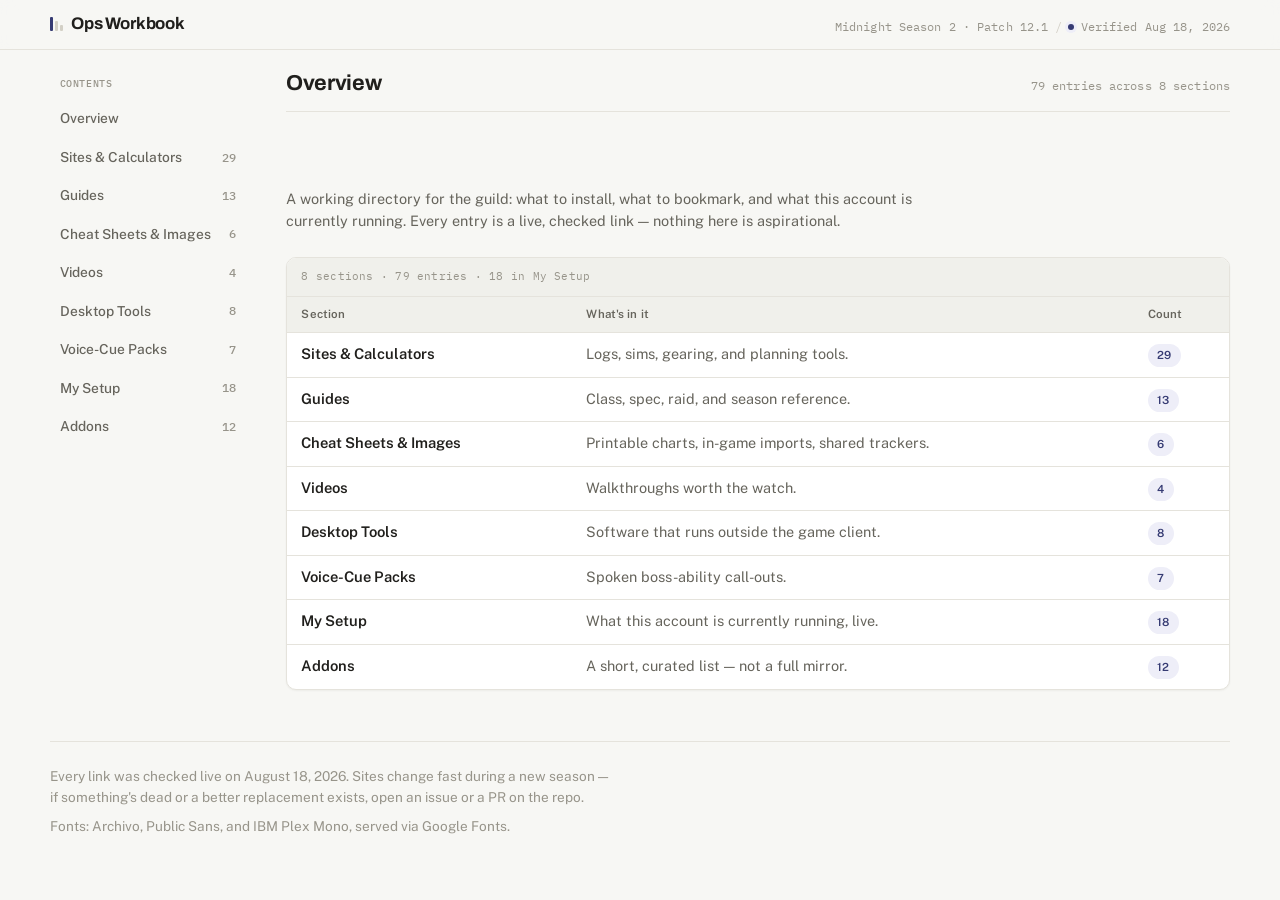
<file: index.html>
<!DOCTYPE html>
<html lang="en">
<head>
  <meta charset="utf-8">
  <meta name="viewport" content="width=device-width, initial-scale=1">
  <meta name="description" content="A compact, verified directory of addons, sites, calculators, guides, cheat sheets, videos, and tools for World of Warcraft Midnight Season 2 Mythic+ and raid play.">
  <meta name="theme-color" content="#f7f7f4">
  <meta property="og:type" content="website">
  <meta property="og:title" content="Overview — Midnight Season 2 Ops Workbook">
  <meta property="og:description" content="Verified tools, sites, guides, and references for M+ and raid, organized by category.">
  <meta property="og:url" content="https://vosbek.github.io/wow-links/index.html">
  <meta name="twitter:card" content="summary">
  <title>Overview — Midnight S2 Ops Workbook</title>
  <link rel="preconnect" href="https://fonts.googleapis.com">
  <link rel="preconnect" href="https://fonts.gstatic.com" crossorigin>
  <link rel="stylesheet" href="https://fonts.googleapis.com/css2?family=Archivo:wght@600;700&family=Public+Sans:wght@400;500;600&family=IBM+Plex+Mono:wght@500;600&display=swap">
  <link rel="stylesheet" href="style.css">
</head>
<body>
  <a class="skip-link" href="#directory">Skip to content</a>

  <header class="topbar" id="top">
    <div class="masthead">
      <a class="wordmark" href="index.html" aria-label="Midnight Season 2 Ops Workbook, back to overview">
        <span aria-hidden="true" class="wordmark-mark"><i></i><i></i><i></i></span>
        <span>Ops Workbook</span>
      </a>
      <p class="masthead-meta">Midnight Season 2 &middot; Patch 12.1 <span class="meta-sep">/</span> <span class="live-dot" aria-hidden="true"></span> Verified Aug 18, 2026</p>
    </div>
  </header>

  <nav class="section-nav" aria-label="Page sections">
    <a href="index.html" aria-current="page">Overview</a>
    <a href="sites.html">Sites & Calculators</a>
    <a href="guides.html">Guides</a>
    <a href="cheatsheets.html">Cheat Sheets & Images</a>
    <a href="videos.html">Videos</a>
    <a href="tools.html">Desktop Tools</a>
    <a href="voice.html">Voice-Cue Packs</a>
    <a href="my-setup.html">My Setup</a>
    <a href="addons.html">Addons</a>
  </nav>

  <div class="layout">
    <aside class="side-nav" aria-label="Page sections">
      <p class="side-nav-title">Contents</p>
      <a href="index.html" aria-current="page">Overview</a>
      <a href="sites.html">Sites &amp; Calculators <span>29</span></a>
      <a href="guides.html">Guides <span>13</span></a>
      <a href="cheatsheets.html">Cheat Sheets &amp; Images <span>6</span></a>
      <a href="videos.html">Videos <span>4</span></a>
      <a href="tools.html">Desktop Tools <span>8</span></a>
      <a href="voice.html">Voice-Cue Packs <span>7</span></a>
      <a href="my-setup.html">My Setup <span>18</span></a>
      <a href="addons.html">Addons <span>12</span></a>
    </aside>

    <div class="content-col">
      <div class="page-heading-row">
        <h1>Overview</h1>
        <p class="page-meta">79 entries across 8 sections</p>
      </div>

      <main id="directory">
    <section>
<p class="section-note" style="max-width:var(--measure); margin-bottom:1.5rem;">A working directory for the guild: what to install, what to bookmark, and what this account is currently running. Every entry is a live, checked link — nothing here is aspirational.</p>      <div class="table-wrap">
        <table class="directory">
          <caption>8 sections &middot; 79 entries &middot; 18 in My Setup</caption>
          <thead>
            <tr><th scope="col">Section</th><th scope="col">What's in it</th><th scope="col">Count</th></tr>
          </thead>
          <tbody>
            <tr>
              <td class="col-name"><a href="sites.html">Sites &amp; Calculators</a></td>
              <td class="col-desc">Logs, sims, gearing, and planning tools.</td>
              <td class="col-tag"><span class="tag tag--both">29</span></td>
            </tr>
            <tr>
              <td class="col-name"><a href="guides.html">Guides</a></td>
              <td class="col-desc">Class, spec, raid, and season reference.</td>
              <td class="col-tag"><span class="tag tag--both">13</span></td>
            </tr>
            <tr>
              <td class="col-name"><a href="cheatsheets.html">Cheat Sheets &amp; Images</a></td>
              <td class="col-desc">Printable charts, in-game imports, shared trackers.</td>
              <td class="col-tag"><span class="tag tag--both">6</span></td>
            </tr>
            <tr>
              <td class="col-name"><a href="videos.html">Videos</a></td>
              <td class="col-desc">Walkthroughs worth the watch.</td>
              <td class="col-tag"><span class="tag tag--both">4</span></td>
            </tr>
            <tr>
              <td class="col-name"><a href="tools.html">Desktop Tools</a></td>
              <td class="col-desc">Software that runs outside the game client.</td>
              <td class="col-tag"><span class="tag tag--both">8</span></td>
            </tr>
            <tr>
              <td class="col-name"><a href="voice.html">Voice-Cue Packs</a></td>
              <td class="col-desc">Spoken boss-ability call-outs.</td>
              <td class="col-tag"><span class="tag tag--both">7</span></td>
            </tr>
            <tr>
              <td class="col-name"><a href="my-setup.html">My Setup</a></td>
              <td class="col-desc">What this account is currently running, live.</td>
              <td class="col-tag"><span class="tag tag--both">18</span></td>
            </tr>
            <tr>
              <td class="col-name"><a href="addons.html">Addons</a></td>
              <td class="col-desc">A short, curated list — not a full mirror.</td>
              <td class="col-tag"><span class="tag tag--both">12</span></td>
            </tr>
          </tbody>
        </table>
      </div>

    </section>

      </main>
    </div>
  </div>

  <footer class="site-footer">
    <p>Every link was checked live on August 18, 2026. Sites change fast during a new season — if something's dead or a better replacement exists, open an issue or a PR on the repo.</p>
    <p>Fonts: Archivo, Public Sans, and IBM Plex Mono, served via Google Fonts.</p>
  </footer>
</body>
</html>
</file>
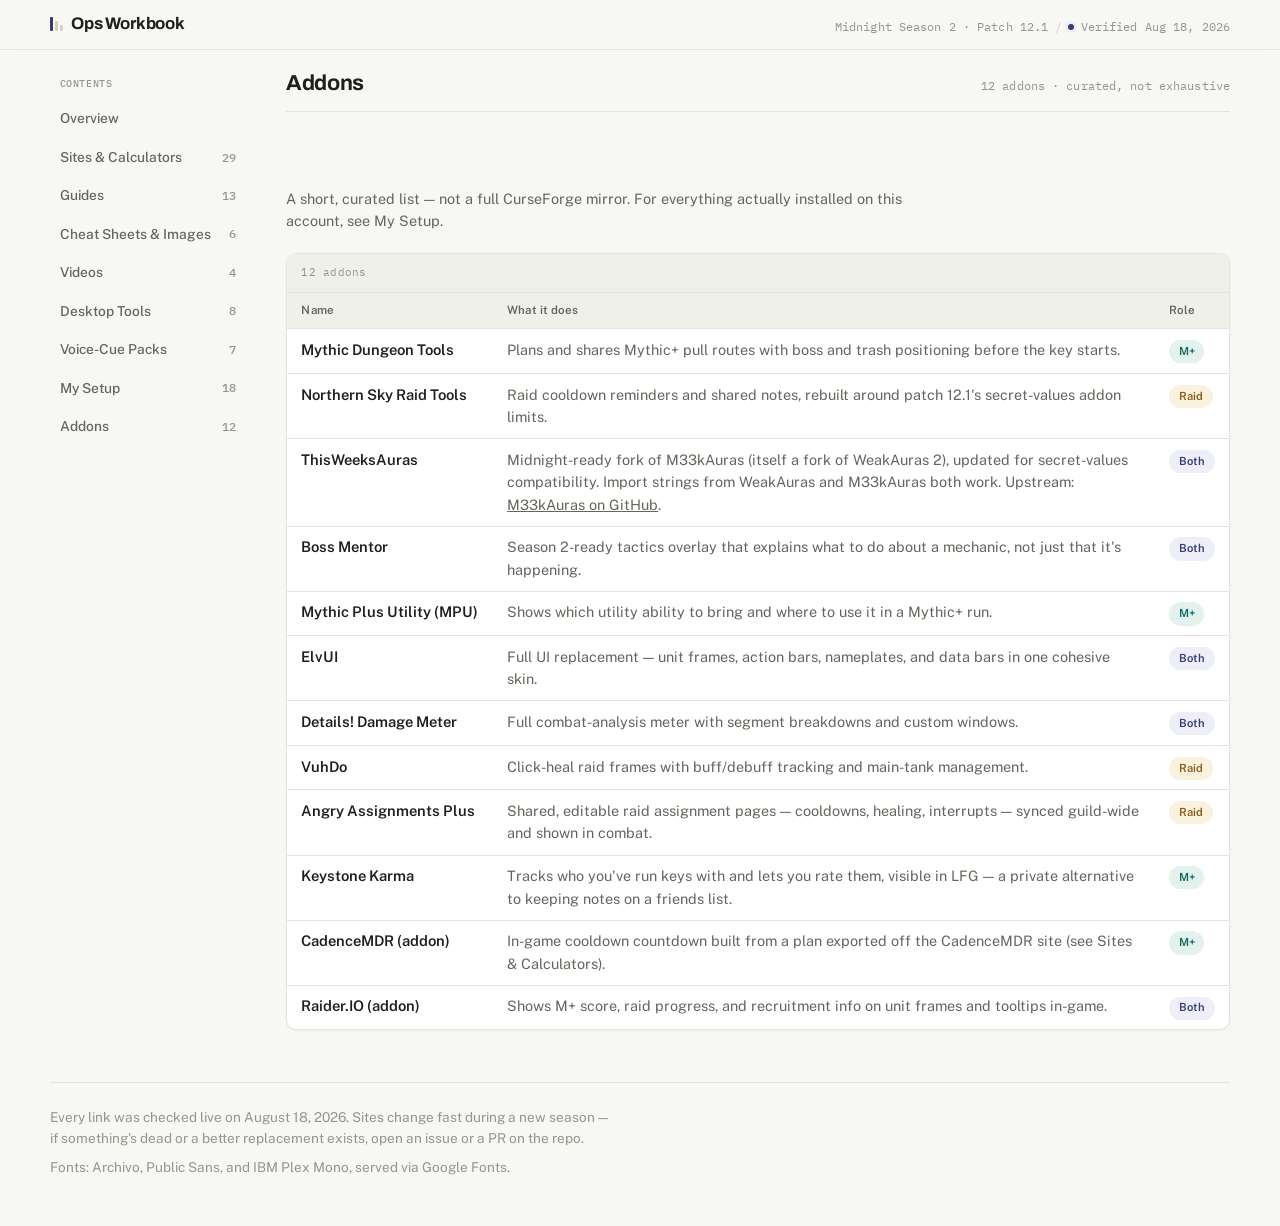
<file: addons.html>
<!DOCTYPE html>
<html lang="en">
<head>
  <meta charset="utf-8">
  <meta name="viewport" content="width=device-width, initial-scale=1">
  <meta name="description" content="A compact, verified directory of addons, sites, calculators, guides, cheat sheets, videos, and tools for World of Warcraft Midnight Season 2 Mythic+ and raid play.">
  <meta name="theme-color" content="#f7f7f4">
  <meta property="og:type" content="website">
  <meta property="og:title" content="Addons — Midnight Season 2 Ops Workbook">
  <meta property="og:description" content="Verified tools, sites, guides, and references for M+ and raid, organized by category.">
  <meta property="og:url" content="https://vosbek.github.io/wow-links/addons.html">
  <meta name="twitter:card" content="summary">
  <title>Addons — Midnight S2 Ops Workbook</title>
  <link rel="preconnect" href="https://fonts.googleapis.com">
  <link rel="preconnect" href="https://fonts.gstatic.com" crossorigin>
  <link rel="stylesheet" href="https://fonts.googleapis.com/css2?family=Archivo:wght@600;700&family=Public+Sans:wght@400;500;600&family=IBM+Plex+Mono:wght@500;600&display=swap">
  <link rel="stylesheet" href="style.css">
</head>
<body>
  <a class="skip-link" href="#directory">Skip to content</a>

  <header class="topbar" id="top">
    <div class="masthead">
      <a class="wordmark" href="index.html" aria-label="Midnight Season 2 Ops Workbook, back to overview">
        <span aria-hidden="true" class="wordmark-mark"><i></i><i></i><i></i></span>
        <span>Ops Workbook</span>
      </a>
      <p class="masthead-meta">Midnight Season 2 &middot; Patch 12.1 <span class="meta-sep">/</span> <span class="live-dot" aria-hidden="true"></span> Verified Aug 18, 2026</p>
    </div>
  </header>

  <nav class="section-nav" aria-label="Page sections">
    <a href="index.html">Overview</a>
    <a href="sites.html">Sites & Calculators</a>
    <a href="guides.html">Guides</a>
    <a href="cheatsheets.html">Cheat Sheets & Images</a>
    <a href="videos.html">Videos</a>
    <a href="tools.html">Desktop Tools</a>
    <a href="voice.html">Voice-Cue Packs</a>
    <a href="my-setup.html">My Setup</a>
    <a href="addons.html" aria-current="page">Addons</a>
  </nav>

  <div class="layout">
    <aside class="side-nav" aria-label="Page sections">
      <p class="side-nav-title">Contents</p>
      <a href="index.html">Overview</a>
      <a href="sites.html">Sites &amp; Calculators <span>29</span></a>
      <a href="guides.html">Guides <span>13</span></a>
      <a href="cheatsheets.html">Cheat Sheets &amp; Images <span>6</span></a>
      <a href="videos.html">Videos <span>4</span></a>
      <a href="tools.html">Desktop Tools <span>8</span></a>
      <a href="voice.html">Voice-Cue Packs <span>7</span></a>
      <a href="my-setup.html">My Setup <span>18</span></a>
      <a href="addons.html" aria-current="page">Addons <span>12</span></a>
    </aside>

    <div class="content-col">
      <div class="page-heading-row">
        <h1>Addons</h1>
        <p class="page-meta">12 addons &middot; curated, not exhaustive</p>
      </div>

      <main id="directory">
    <section>
<p class="section-note" style="margin-bottom:1.25rem; max-width:var(--measure);">A short, curated list — not a full CurseForge mirror. For everything actually installed on this account, see My Setup.</p>      <div class="table-wrap">
        <table class="directory">
          <caption>12 addons</caption>
          <thead>
            <tr><th scope="col">Name</th><th scope="col">What it does</th><th scope="col">Role</th></tr>
          </thead>
          <tbody>
            <tr>
              <td class="col-name"><a href="https://www.curseforge.com/wow/addons/mythic-dungeon-tools" target="_blank" rel="noopener noreferrer">Mythic Dungeon Tools</a></td>
              <td class="col-desc">Plans and shares Mythic+ pull routes with boss and trash positioning before the key starts.</td>
              <td class="col-tag"><span class="tag tag--mplus">M+</span></td>
            </tr>
            <tr>
              <td class="col-name"><a href="https://www.curseforge.com/wow/addons/northern-sky-raid-tools" target="_blank" rel="noopener noreferrer">Northern Sky Raid Tools</a></td>
              <td class="col-desc">Raid cooldown reminders and shared notes, rebuilt around patch 12.1's secret-values addon limits.</td>
              <td class="col-tag"><span class="tag tag--raid">Raid</span></td>
            </tr>
            <tr>
              <td class="col-name"><a href="https://www.curseforge.com/wow/addons/thisweeksauras" target="_blank" rel="noopener noreferrer">ThisWeeksAuras</a></td>
              <td class="col-desc">Midnight-ready fork of M33kAuras (itself a fork of WeakAuras 2), updated for secret-values compatibility. Import strings from WeakAuras and M33kAuras both work. Upstream: <a href="https://github.com/m33shoq/M33kAuras" target="_blank" rel="noopener noreferrer">M33kAuras on GitHub</a>.</td>
              <td class="col-tag"><span class="tag tag--both">Both</span></td>
            </tr>
            <tr>
              <td class="col-name"><a href="https://www.curseforge.com/wow/addons/boss-mentor" target="_blank" rel="noopener noreferrer">Boss Mentor</a></td>
              <td class="col-desc">Season 2-ready tactics overlay that explains what to do about a mechanic, not just that it's happening.</td>
              <td class="col-tag"><span class="tag tag--both">Both</span></td>
            </tr>
            <tr>
              <td class="col-name"><a href="https://www.curseforge.com/wow/addons/mythic-plus-utility-mpu" target="_blank" rel="noopener noreferrer">Mythic Plus Utility (MPU)</a></td>
              <td class="col-desc">Shows which utility ability to bring and where to use it in a Mythic+ run.</td>
              <td class="col-tag"><span class="tag tag--mplus">M+</span></td>
            </tr>
            <tr>
              <td class="col-name"><a href="https://tukui.org/elvui" target="_blank" rel="noopener noreferrer">ElvUI</a></td>
              <td class="col-desc">Full UI replacement — unit frames, action bars, nameplates, and data bars in one cohesive skin.</td>
              <td class="col-tag"><span class="tag tag--both">Both</span></td>
            </tr>
            <tr>
              <td class="col-name"><a href="https://www.curseforge.com/wow/addons/details" target="_blank" rel="noopener noreferrer">Details! Damage Meter</a></td>
              <td class="col-desc">Full combat-analysis meter with segment breakdowns and custom windows.</td>
              <td class="col-tag"><span class="tag tag--both">Both</span></td>
            </tr>
            <tr>
              <td class="col-name"><a href="https://www.curseforge.com/wow/addons/vuhdo" target="_blank" rel="noopener noreferrer">VuhDo</a></td>
              <td class="col-desc">Click-heal raid frames with buff/debuff tracking and main-tank management.</td>
              <td class="col-tag"><span class="tag tag--raid">Raid</span></td>
            </tr>
            <tr>
              <td class="col-name"><a href="https://www.curseforge.com/wow/addons/angry-assignments-plus" target="_blank" rel="noopener noreferrer">Angry Assignments Plus</a></td>
              <td class="col-desc">Shared, editable raid assignment pages — cooldowns, healing, interrupts — synced guild-wide and shown in combat.</td>
              <td class="col-tag"><span class="tag tag--raid">Raid</span></td>
            </tr>
            <tr>
              <td class="col-name"><a href="https://www.curseforge.com/wow/addons/keystone-karma" target="_blank" rel="noopener noreferrer">Keystone Karma</a></td>
              <td class="col-desc">Tracks who you've run keys with and lets you rate them, visible in LFG — a private alternative to keeping notes on a friends list.</td>
              <td class="col-tag"><span class="tag tag--mplus">M+</span></td>
            </tr>
            <tr>
              <td class="col-name"><a href="https://www.curseforge.com/wow/addons/cadencemdr" target="_blank" rel="noopener noreferrer">CadenceMDR (addon)</a></td>
              <td class="col-desc">In-game cooldown countdown built from a plan exported off the CadenceMDR site (see Sites &amp; Calculators).</td>
              <td class="col-tag"><span class="tag tag--mplus">M+</span></td>
            </tr>
            <tr>
              <td class="col-name"><a href="https://www.curseforge.com/wow/addons/raiderio" target="_blank" rel="noopener noreferrer">Raider.IO (addon)</a></td>
              <td class="col-desc">Shows M+ score, raid progress, and recruitment info on unit frames and tooltips in-game.</td>
              <td class="col-tag"><span class="tag tag--both">Both</span></td>
            </tr>
          </tbody>
        </table>
      </div>

    </section>

      </main>
    </div>
  </div>

  <footer class="site-footer">
    <p>Every link was checked live on August 18, 2026. Sites change fast during a new season — if something's dead or a better replacement exists, open an issue or a PR on the repo.</p>
    <p>Fonts: Archivo, Public Sans, and IBM Plex Mono, served via Google Fonts.</p>
  </footer>
</body>
</html>
</file>
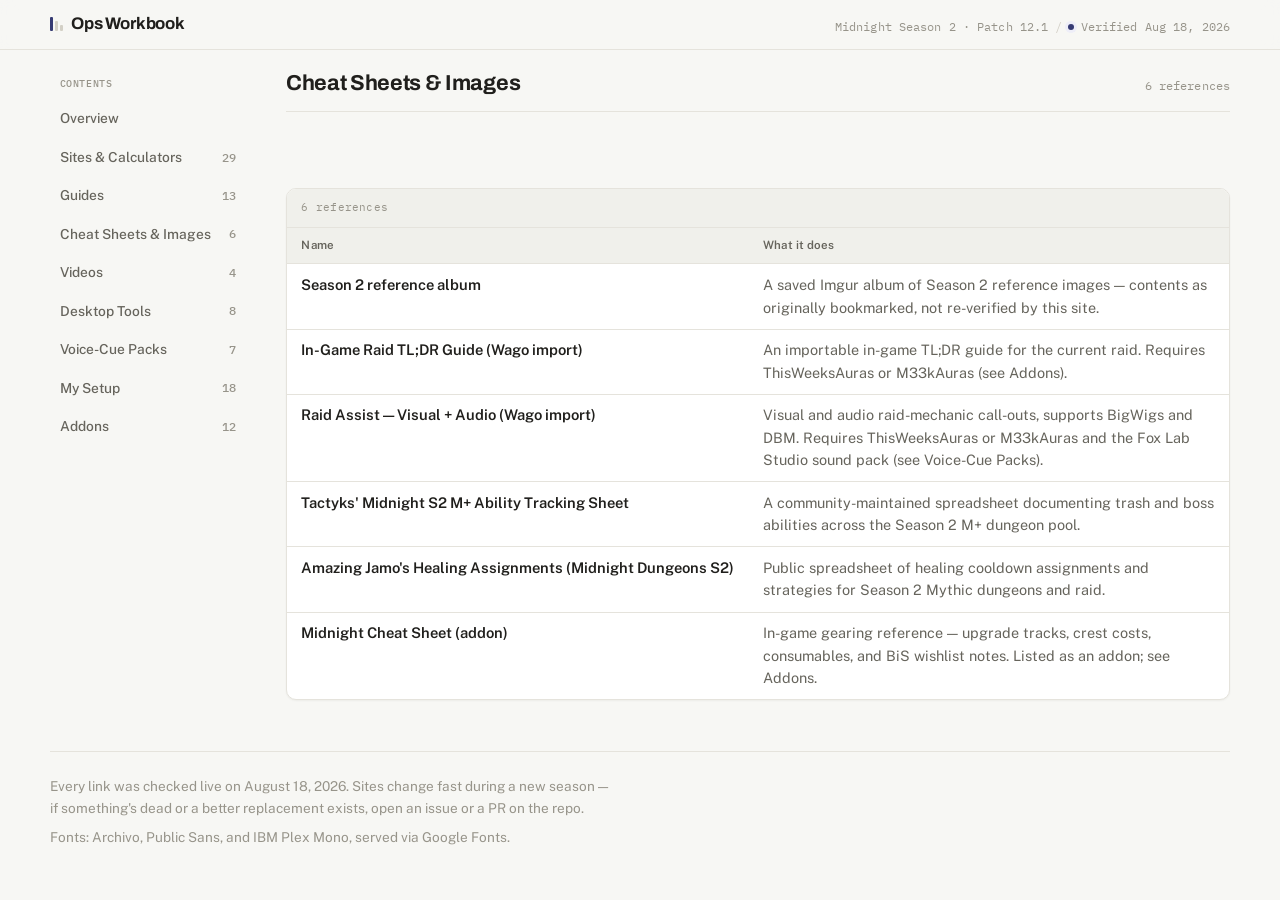
<file: cheatsheets.html>
<!DOCTYPE html>
<html lang="en">
<head>
  <meta charset="utf-8">
  <meta name="viewport" content="width=device-width, initial-scale=1">
  <meta name="description" content="A compact, verified directory of addons, sites, calculators, guides, cheat sheets, videos, and tools for World of Warcraft Midnight Season 2 Mythic+ and raid play.">
  <meta name="theme-color" content="#f7f7f4">
  <meta property="og:type" content="website">
  <meta property="og:title" content="Cheat Sheets & Images — Midnight Season 2 Ops Workbook">
  <meta property="og:description" content="Verified tools, sites, guides, and references for M+ and raid, organized by category.">
  <meta property="og:url" content="https://vosbek.github.io/wow-links/cheatsheets.html">
  <meta name="twitter:card" content="summary">
  <title>Cheat Sheets & Images — Midnight S2 Ops Workbook</title>
  <link rel="preconnect" href="https://fonts.googleapis.com">
  <link rel="preconnect" href="https://fonts.gstatic.com" crossorigin>
  <link rel="stylesheet" href="https://fonts.googleapis.com/css2?family=Archivo:wght@600;700&family=Public+Sans:wght@400;500;600&family=IBM+Plex+Mono:wght@500;600&display=swap">
  <link rel="stylesheet" href="style.css">
</head>
<body>
  <a class="skip-link" href="#directory">Skip to content</a>

  <header class="topbar" id="top">
    <div class="masthead">
      <a class="wordmark" href="index.html" aria-label="Midnight Season 2 Ops Workbook, back to overview">
        <span aria-hidden="true" class="wordmark-mark"><i></i><i></i><i></i></span>
        <span>Ops Workbook</span>
      </a>
      <p class="masthead-meta">Midnight Season 2 &middot; Patch 12.1 <span class="meta-sep">/</span> <span class="live-dot" aria-hidden="true"></span> Verified Aug 18, 2026</p>
    </div>
  </header>

  <nav class="section-nav" aria-label="Page sections">
    <a href="index.html">Overview</a>
    <a href="sites.html">Sites & Calculators</a>
    <a href="guides.html">Guides</a>
    <a href="cheatsheets.html" aria-current="page">Cheat Sheets & Images</a>
    <a href="videos.html">Videos</a>
    <a href="tools.html">Desktop Tools</a>
    <a href="voice.html">Voice-Cue Packs</a>
    <a href="my-setup.html">My Setup</a>
    <a href="addons.html">Addons</a>
  </nav>

  <div class="layout">
    <aside class="side-nav" aria-label="Page sections">
      <p class="side-nav-title">Contents</p>
      <a href="index.html">Overview</a>
      <a href="sites.html">Sites &amp; Calculators <span>29</span></a>
      <a href="guides.html">Guides <span>13</span></a>
      <a href="cheatsheets.html" aria-current="page">Cheat Sheets &amp; Images <span>6</span></a>
      <a href="videos.html">Videos <span>4</span></a>
      <a href="tools.html">Desktop Tools <span>8</span></a>
      <a href="voice.html">Voice-Cue Packs <span>7</span></a>
      <a href="my-setup.html">My Setup <span>18</span></a>
      <a href="addons.html">Addons <span>12</span></a>
    </aside>

    <div class="content-col">
      <div class="page-heading-row">
        <h1>Cheat Sheets & Images</h1>
        <p class="page-meta">6 references</p>
      </div>

      <main id="directory">
    <section>
      <div class="table-wrap">
        <table class="directory">
          <caption>6 references</caption>
          <thead>
            <tr><th scope="col">Name</th><th scope="col">What it does</th></tr>
          </thead>
          <tbody>
            <tr><td class="col-name"><a href="https://imgur.com/a/2xAMQyo" target="_blank" rel="noopener noreferrer">Season 2 reference album</a></td><td class="col-desc">A saved Imgur album of Season 2 reference images — contents as originally bookmarked, not re-verified by this site.</td></tr>
            <tr><td class="col-name"><a href="https://wago.io/Bkl4oqk-S" target="_blank" rel="noopener noreferrer">In-Game Raid TL;DR Guide (Wago import)</a></td><td class="col-desc">An importable in-game TL;DR guide for the current raid. Requires ThisWeeksAuras or M33kAuras (see Addons).</td></tr>
            <tr><td class="col-name"><a href="https://wago.io/8-rukvKfa" target="_blank" rel="noopener noreferrer">Raid Assist — Visual + Audio (Wago import)</a></td><td class="col-desc">Visual and audio raid-mechanic call-outs, supports BigWigs and DBM. Requires ThisWeeksAuras or M33kAuras and the Fox Lab Studio sound pack (see Voice-Cue Packs).</td></tr>
            <tr><td class="col-name"><a href="https://docs.google.com/spreadsheets/d/1gI8-pZVc5LluzupXtsuNOT6Q7LMTu-rD3v2IJhewakY/edit?gid=1683936736" target="_blank" rel="noopener noreferrer">Tactyks&#x27; Midnight S2 M+ Ability Tracking Sheet</a></td><td class="col-desc">A community-maintained spreadsheet documenting trash and boss abilities across the Season 2 M+ dungeon pool.</td></tr>
            <tr><td class="col-name"><a href="https://docs.google.com/spreadsheets/d/1JcKLM5pt2o4xjr_hIBfrizeAcytfPPhE0wxrHvU-oKA/edit" target="_blank" rel="noopener noreferrer">Amazing Jamo&#x27;s Healing Assignments (Midnight Dungeons S2)</a></td><td class="col-desc">Public spreadsheet of healing cooldown assignments and strategies for Season 2 Mythic dungeons and raid.</td></tr>
            <tr><td class="col-name"><a href="https://www.curseforge.com/wow/addons/midnight-cheat-sheet" target="_blank" rel="noopener noreferrer">Midnight Cheat Sheet (addon)</a></td><td class="col-desc">In-game gearing reference — upgrade tracks, crest costs, consumables, and BiS wishlist notes. Listed as an addon; see Addons.</td></tr>
          </tbody>
        </table>
      </div>

    </section>

      </main>
    </div>
  </div>

  <footer class="site-footer">
    <p>Every link was checked live on August 18, 2026. Sites change fast during a new season — if something's dead or a better replacement exists, open an issue or a PR on the repo.</p>
    <p>Fonts: Archivo, Public Sans, and IBM Plex Mono, served via Google Fonts.</p>
  </footer>
</body>
</html>
</file>
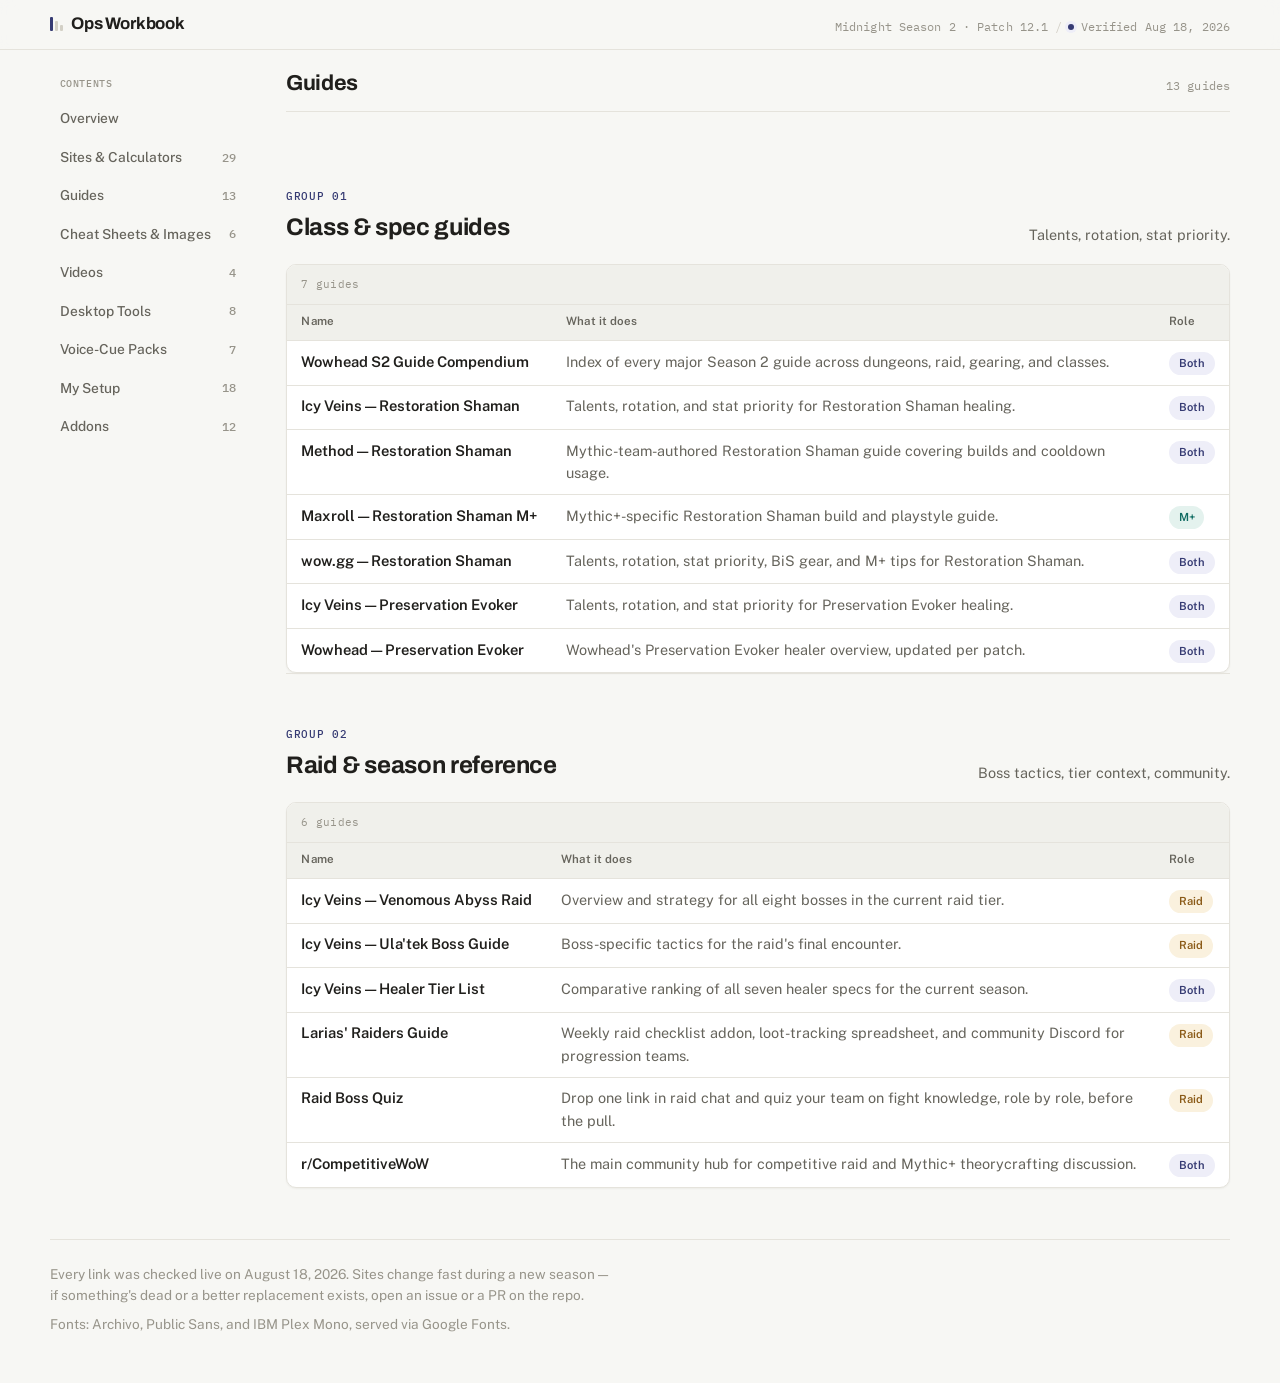
<file: guides.html>
<!DOCTYPE html>
<html lang="en">
<head>
  <meta charset="utf-8">
  <meta name="viewport" content="width=device-width, initial-scale=1">
  <meta name="description" content="A compact, verified directory of addons, sites, calculators, guides, cheat sheets, videos, and tools for World of Warcraft Midnight Season 2 Mythic+ and raid play.">
  <meta name="theme-color" content="#f7f7f4">
  <meta property="og:type" content="website">
  <meta property="og:title" content="Guides — Midnight Season 2 Ops Workbook">
  <meta property="og:description" content="Verified tools, sites, guides, and references for M+ and raid, organized by category.">
  <meta property="og:url" content="https://vosbek.github.io/wow-links/guides.html">
  <meta name="twitter:card" content="summary">
  <title>Guides — Midnight S2 Ops Workbook</title>
  <link rel="preconnect" href="https://fonts.googleapis.com">
  <link rel="preconnect" href="https://fonts.gstatic.com" crossorigin>
  <link rel="stylesheet" href="https://fonts.googleapis.com/css2?family=Archivo:wght@600;700&family=Public+Sans:wght@400;500;600&family=IBM+Plex+Mono:wght@500;600&display=swap">
  <link rel="stylesheet" href="style.css">
</head>
<body>
  <a class="skip-link" href="#directory">Skip to content</a>

  <header class="topbar" id="top">
    <div class="masthead">
      <a class="wordmark" href="index.html" aria-label="Midnight Season 2 Ops Workbook, back to overview">
        <span aria-hidden="true" class="wordmark-mark"><i></i><i></i><i></i></span>
        <span>Ops Workbook</span>
      </a>
      <p class="masthead-meta">Midnight Season 2 &middot; Patch 12.1 <span class="meta-sep">/</span> <span class="live-dot" aria-hidden="true"></span> Verified Aug 18, 2026</p>
    </div>
  </header>

  <nav class="section-nav" aria-label="Page sections">
    <a href="index.html">Overview</a>
    <a href="sites.html">Sites & Calculators</a>
    <a href="guides.html" aria-current="page">Guides</a>
    <a href="cheatsheets.html">Cheat Sheets & Images</a>
    <a href="videos.html">Videos</a>
    <a href="tools.html">Desktop Tools</a>
    <a href="voice.html">Voice-Cue Packs</a>
    <a href="my-setup.html">My Setup</a>
    <a href="addons.html">Addons</a>
  </nav>

  <div class="layout">
    <aside class="side-nav" aria-label="Page sections">
      <p class="side-nav-title">Contents</p>
      <a href="index.html">Overview</a>
      <a href="sites.html">Sites &amp; Calculators <span>29</span></a>
      <a href="guides.html" aria-current="page">Guides <span>13</span></a>
      <a href="cheatsheets.html">Cheat Sheets &amp; Images <span>6</span></a>
      <a href="videos.html">Videos <span>4</span></a>
      <a href="tools.html">Desktop Tools <span>8</span></a>
      <a href="voice.html">Voice-Cue Packs <span>7</span></a>
      <a href="my-setup.html">My Setup <span>18</span></a>
      <a href="addons.html">Addons <span>12</span></a>
    </aside>

    <div class="content-col">
      <div class="page-heading-row">
        <h1>Guides</h1>
        <p class="page-meta">13 guides</p>
      </div>

      <main id="directory">
    <section>
      <div class="section-heading">
        <div>
          <p class="section-code">GROUP 01</p>
          <h2>Class &amp; spec guides</h2>
        </div>
        <p class="section-note">Talents, rotation, stat priority.</p>
      </div>
      <div class="table-wrap">
        <table class="directory">
          <caption>7 guides</caption>
          <thead>
            <tr><th scope="col">Name</th><th scope="col">What it does</th><th scope="col">Role</th></tr>
          </thead>
          <tbody>
            <tr>
              <td class="col-name"><a href="https://www.wowhead.com/news/patch-12-1-guide-compendium-every-guide-you-ll-need-for-season-2-382408" target="_blank" rel="noopener noreferrer">Wowhead S2 Guide Compendium</a></td>
              <td class="col-desc">Index of every major Season 2 guide across dungeons, raid, gearing, and classes.</td>
              <td class="col-tag"><span class="tag tag--both">Both</span></td>
            </tr>
            <tr>
              <td class="col-name"><a href="https://www.icy-veins.com/wow/restoration-shaman-pve-healing-guide" target="_blank" rel="noopener noreferrer">Icy Veins — Restoration Shaman</a></td>
              <td class="col-desc">Talents, rotation, and stat priority for Restoration Shaman healing.</td>
              <td class="col-tag"><span class="tag tag--both">Both</span></td>
            </tr>
            <tr>
              <td class="col-name"><a href="https://www.method.gg/guides/restoration-shaman" target="_blank" rel="noopener noreferrer">Method — Restoration Shaman</a></td>
              <td class="col-desc">Mythic-team-authored Restoration Shaman guide covering builds and cooldown usage.</td>
              <td class="col-tag"><span class="tag tag--both">Both</span></td>
            </tr>
            <tr>
              <td class="col-name"><a href="https://maxroll.gg/wow/class-guides/restoration-shaman-mythic-plus-guide" target="_blank" rel="noopener noreferrer">Maxroll — Restoration Shaman M+</a></td>
              <td class="col-desc">Mythic+-specific Restoration Shaman build and playstyle guide.</td>
              <td class="col-tag"><span class="tag tag--mplus">M+</span></td>
            </tr>
            <tr>
              <td class="col-name"><a href="https://wow.gg/guides/shaman-restoration" target="_blank" rel="noopener noreferrer">wow.gg — Restoration Shaman</a></td>
              <td class="col-desc">Talents, rotation, stat priority, BiS gear, and M+ tips for Restoration Shaman.</td>
              <td class="col-tag"><span class="tag tag--both">Both</span></td>
            </tr>
            <tr>
              <td class="col-name"><a href="https://www.icy-veins.com/wow/preservation-evoker-pve-healing-guide" target="_blank" rel="noopener noreferrer">Icy Veins — Preservation Evoker</a></td>
              <td class="col-desc">Talents, rotation, and stat priority for Preservation Evoker healing.</td>
              <td class="col-tag"><span class="tag tag--both">Both</span></td>
            </tr>
            <tr>
              <td class="col-name"><a href="https://www.wowhead.com/guide/classes/evoker/preservation/overview-pve-healer" target="_blank" rel="noopener noreferrer">Wowhead — Preservation Evoker</a></td>
              <td class="col-desc">Wowhead's Preservation Evoker healer overview, updated per patch.</td>
              <td class="col-tag"><span class="tag tag--both">Both</span></td>
            </tr>
          </tbody>
        </table>
      </div>

    </section>
    <section>
      <div class="section-heading">
        <div>
          <p class="section-code">GROUP 02</p>
          <h2>Raid &amp; season reference</h2>
        </div>
        <p class="section-note">Boss tactics, tier context, community.</p>
      </div>
      <div class="table-wrap">
        <table class="directory">
          <caption>6 guides</caption>
          <thead>
            <tr><th scope="col">Name</th><th scope="col">What it does</th><th scope="col">Role</th></tr>
          </thead>
          <tbody>
            <tr>
              <td class="col-name"><a href="https://www.icy-veins.com/wow/venomous-abyss-raid-guide" target="_blank" rel="noopener noreferrer">Icy Veins — Venomous Abyss Raid</a></td>
              <td class="col-desc">Overview and strategy for all eight bosses in the current raid tier.</td>
              <td class="col-tag"><span class="tag tag--raid">Raid</span></td>
            </tr>
            <tr>
              <td class="col-name"><a href="https://www.icy-veins.com/wow/ulatek-raid-guide" target="_blank" rel="noopener noreferrer">Icy Veins — Ula&#x27;tek Boss Guide</a></td>
              <td class="col-desc">Boss-specific tactics for the raid's final encounter.</td>
              <td class="col-tag"><span class="tag tag--raid">Raid</span></td>
            </tr>
            <tr>
              <td class="col-name"><a href="https://www.icy-veins.com/wow/healer-rankings-tier-list" target="_blank" rel="noopener noreferrer">Icy Veins — Healer Tier List</a></td>
              <td class="col-desc">Comparative ranking of all seven healer specs for the current season.</td>
              <td class="col-tag"><span class="tag tag--both">Both</span></td>
            </tr>
            <tr>
              <td class="col-name"><a href="https://lariasguide.com" target="_blank" rel="noopener noreferrer">Larias&#x27; Raiders Guide</a></td>
              <td class="col-desc">Weekly raid checklist addon, loot-tracking spreadsheet, and community Discord for progression teams.</td>
              <td class="col-tag"><span class="tag tag--raid">Raid</span></td>
            </tr>
            <tr>
              <td class="col-name"><a href="https://kc.wow-achievement-plan.com" target="_blank" rel="noopener noreferrer">Raid Boss Quiz</a></td>
              <td class="col-desc">Drop one link in raid chat and quiz your team on fight knowledge, role by role, before the pull.</td>
              <td class="col-tag"><span class="tag tag--raid">Raid</span></td>
            </tr>
            <tr>
              <td class="col-name"><a href="https://www.reddit.com/r/CompetitiveWoW/" target="_blank" rel="noopener noreferrer">r/CompetitiveWoW</a></td>
              <td class="col-desc">The main community hub for competitive raid and Mythic+ theorycrafting discussion.</td>
              <td class="col-tag"><span class="tag tag--both">Both</span></td>
            </tr>
          </tbody>
        </table>
      </div>

    </section>

      </main>
    </div>
  </div>

  <footer class="site-footer">
    <p>Every link was checked live on August 18, 2026. Sites change fast during a new season — if something's dead or a better replacement exists, open an issue or a PR on the repo.</p>
    <p>Fonts: Archivo, Public Sans, and IBM Plex Mono, served via Google Fonts.</p>
  </footer>
</body>
</html>
</file>
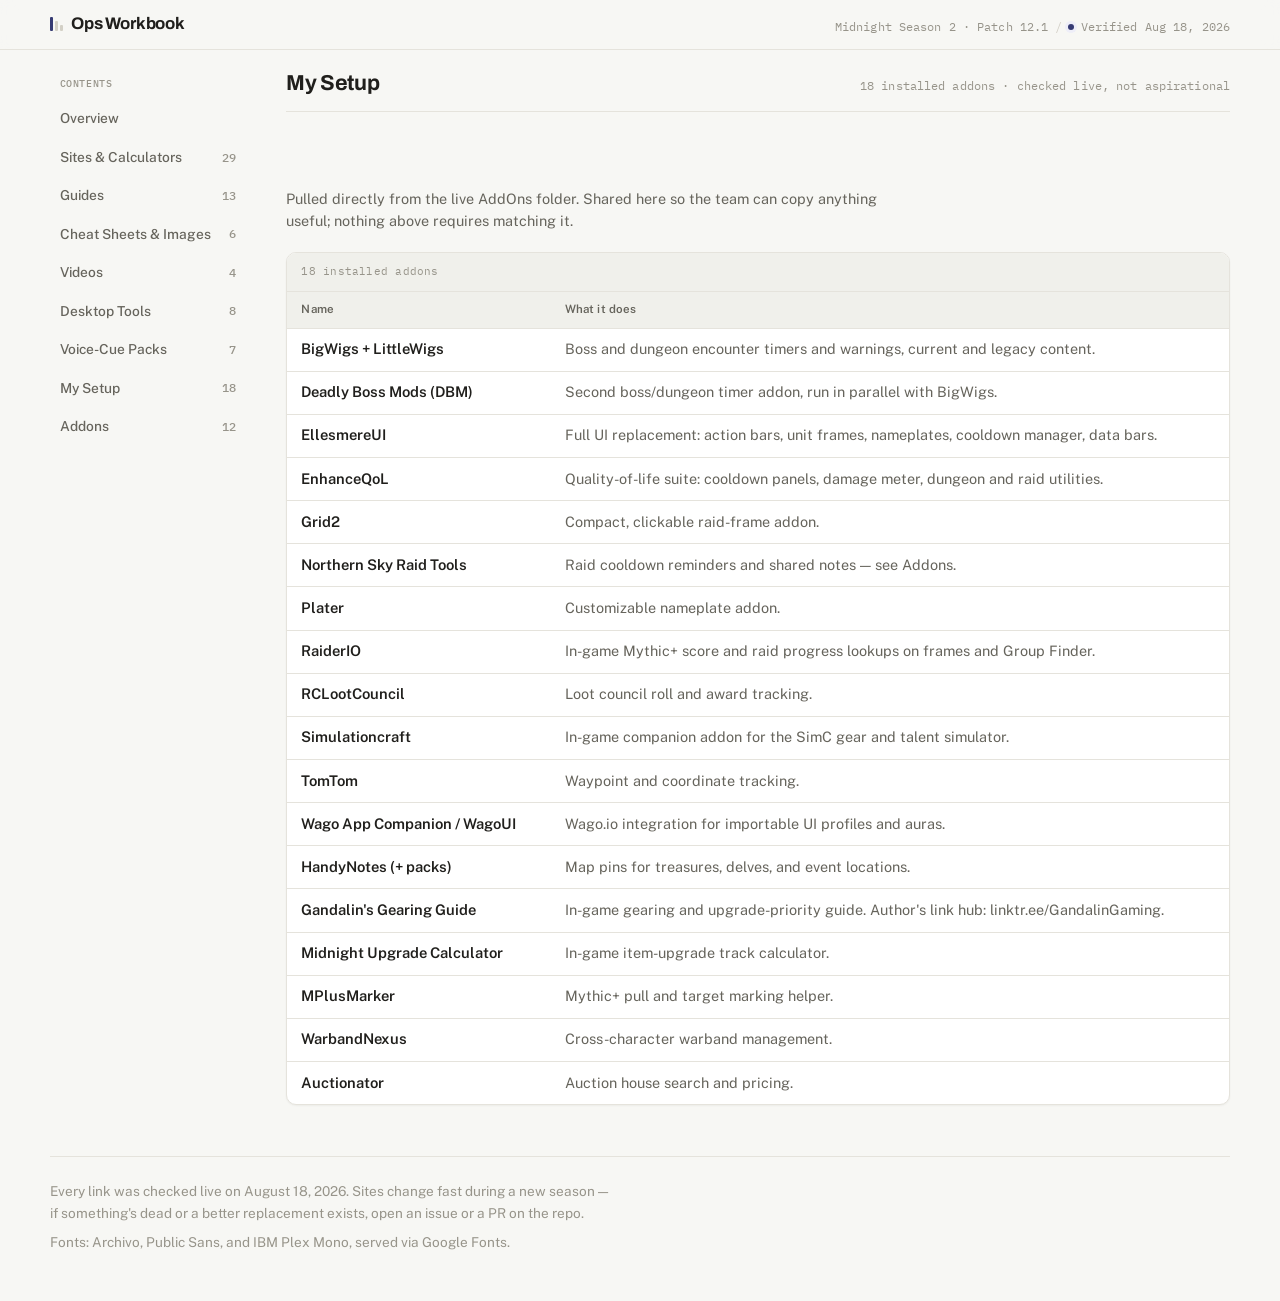
<file: my-setup.html>
<!DOCTYPE html>
<html lang="en">
<head>
  <meta charset="utf-8">
  <meta name="viewport" content="width=device-width, initial-scale=1">
  <meta name="description" content="A compact, verified directory of addons, sites, calculators, guides, cheat sheets, videos, and tools for World of Warcraft Midnight Season 2 Mythic+ and raid play.">
  <meta name="theme-color" content="#f7f7f4">
  <meta property="og:type" content="website">
  <meta property="og:title" content="My Setup — Midnight Season 2 Ops Workbook">
  <meta property="og:description" content="Verified tools, sites, guides, and references for M+ and raid, organized by category.">
  <meta property="og:url" content="https://vosbek.github.io/wow-links/my-setup.html">
  <meta name="twitter:card" content="summary">
  <title>My Setup — Midnight S2 Ops Workbook</title>
  <link rel="preconnect" href="https://fonts.googleapis.com">
  <link rel="preconnect" href="https://fonts.gstatic.com" crossorigin>
  <link rel="stylesheet" href="https://fonts.googleapis.com/css2?family=Archivo:wght@600;700&family=Public+Sans:wght@400;500;600&family=IBM+Plex+Mono:wght@500;600&display=swap">
  <link rel="stylesheet" href="style.css">
</head>
<body>
  <a class="skip-link" href="#directory">Skip to content</a>

  <header class="topbar" id="top">
    <div class="masthead">
      <a class="wordmark" href="index.html" aria-label="Midnight Season 2 Ops Workbook, back to overview">
        <span aria-hidden="true" class="wordmark-mark"><i></i><i></i><i></i></span>
        <span>Ops Workbook</span>
      </a>
      <p class="masthead-meta">Midnight Season 2 &middot; Patch 12.1 <span class="meta-sep">/</span> <span class="live-dot" aria-hidden="true"></span> Verified Aug 18, 2026</p>
    </div>
  </header>

  <nav class="section-nav" aria-label="Page sections">
    <a href="index.html">Overview</a>
    <a href="sites.html">Sites & Calculators</a>
    <a href="guides.html">Guides</a>
    <a href="cheatsheets.html">Cheat Sheets & Images</a>
    <a href="videos.html">Videos</a>
    <a href="tools.html">Desktop Tools</a>
    <a href="voice.html">Voice-Cue Packs</a>
    <a href="my-setup.html" aria-current="page">My Setup</a>
    <a href="addons.html">Addons</a>
  </nav>

  <div class="layout">
    <aside class="side-nav" aria-label="Page sections">
      <p class="side-nav-title">Contents</p>
      <a href="index.html">Overview</a>
      <a href="sites.html">Sites &amp; Calculators <span>29</span></a>
      <a href="guides.html">Guides <span>13</span></a>
      <a href="cheatsheets.html">Cheat Sheets &amp; Images <span>6</span></a>
      <a href="videos.html">Videos <span>4</span></a>
      <a href="tools.html">Desktop Tools <span>8</span></a>
      <a href="voice.html">Voice-Cue Packs <span>7</span></a>
      <a href="my-setup.html" aria-current="page">My Setup <span>18</span></a>
      <a href="addons.html">Addons <span>12</span></a>
    </aside>

    <div class="content-col">
      <div class="page-heading-row">
        <h1>My Setup</h1>
        <p class="page-meta">18 installed addons &middot; checked live, not aspirational</p>
      </div>

      <main id="directory">
    <section>
<p class="setup-note">Pulled directly from the live AddOns folder. Shared here so the team can copy anything useful; nothing above requires matching it.</p>      <div class="table-wrap">
        <table class="directory">
          <caption>18 installed addons</caption>
          <thead>
            <tr><th scope="col">Name</th><th scope="col">What it does</th></tr>
          </thead>
          <tbody>
            <tr><td class="col-name"><a href="https://www.curseforge.com/wow/addons/search?search=BigWigs" target="_blank" rel="noopener noreferrer">BigWigs + LittleWigs</a></td><td class="col-desc">Boss and dungeon encounter timers and warnings, current and legacy content.</td></tr>
            <tr><td class="col-name"><a href="https://www.curseforge.com/wow/addons/search?search=Deadly+Boss+Mods" target="_blank" rel="noopener noreferrer">Deadly Boss Mods (DBM)</a></td><td class="col-desc">Second boss/dungeon timer addon, run in parallel with BigWigs.</td></tr>
            <tr><td class="col-name"><a href="https://www.curseforge.com/wow/addons/search?search=EllesmereUI" target="_blank" rel="noopener noreferrer">EllesmereUI</a></td><td class="col-desc">Full UI replacement: action bars, unit frames, nameplates, cooldown manager, data bars.</td></tr>
            <tr><td class="col-name"><a href="https://www.curseforge.com/wow/addons/search?search=EnhanceQoL" target="_blank" rel="noopener noreferrer">EnhanceQoL</a></td><td class="col-desc">Quality-of-life suite: cooldown panels, damage meter, dungeon and raid utilities.</td></tr>
            <tr><td class="col-name"><a href="https://www.curseforge.com/wow/addons/search?search=Grid2" target="_blank" rel="noopener noreferrer">Grid2</a></td><td class="col-desc">Compact, clickable raid-frame addon.</td></tr>
            <tr><td class="col-name"><a href="addons.html" target="_blank" rel="noopener noreferrer">Northern Sky Raid Tools</a></td><td class="col-desc">Raid cooldown reminders and shared notes — see Addons.</td></tr>
            <tr><td class="col-name"><a href="https://www.curseforge.com/wow/addons/search?search=Plater" target="_blank" rel="noopener noreferrer">Plater</a></td><td class="col-desc">Customizable nameplate addon.</td></tr>
            <tr><td class="col-name"><a href="https://www.curseforge.com/wow/addons/search?search=RaiderIO" target="_blank" rel="noopener noreferrer">RaiderIO</a></td><td class="col-desc">In-game Mythic+ score and raid progress lookups on frames and Group Finder.</td></tr>
            <tr><td class="col-name"><a href="https://www.curseforge.com/wow/addons/rclootcouncil" target="_blank" rel="noopener noreferrer">RCLootCouncil</a></td><td class="col-desc">Loot council roll and award tracking.</td></tr>
            <tr><td class="col-name"><a href="https://www.curseforge.com/wow/addons/search?search=Simulationcraft" target="_blank" rel="noopener noreferrer">Simulationcraft</a></td><td class="col-desc">In-game companion addon for the SimC gear and talent simulator.</td></tr>
            <tr><td class="col-name"><a href="https://www.curseforge.com/wow/addons/search?search=TomTom" target="_blank" rel="noopener noreferrer">TomTom</a></td><td class="col-desc">Waypoint and coordinate tracking.</td></tr>
            <tr><td class="col-name"><a href="https://wago.io" target="_blank" rel="noopener noreferrer">Wago App Companion / WagoUI</a></td><td class="col-desc">Wago.io integration for importable UI profiles and auras.</td></tr>
            <tr><td class="col-name"><a href="https://www.curseforge.com/wow/addons/search?search=HandyNotes" target="_blank" rel="noopener noreferrer">HandyNotes (+ packs)</a></td><td class="col-desc">Map pins for treasures, delves, and event locations.</td></tr>
            <tr><td class="col-name"><a href="https://www.curseforge.com/wow/addons/search?search=Gandalin" target="_blank" rel="noopener noreferrer">Gandalin&#x27;s Gearing Guide</a></td><td class="col-desc">In-game gearing and upgrade-priority guide. Author's link hub: linktr.ee/GandalinGaming.</td></tr>
            <tr><td class="col-name"><a href="https://www.curseforge.com/wow/addons/search?search=Midnight+Upgrade+Calculator" target="_blank" rel="noopener noreferrer">Midnight Upgrade Calculator</a></td><td class="col-desc">In-game item-upgrade track calculator.</td></tr>
            <tr><td class="col-name"><a href="https://www.curseforge.com/wow/addons/search?search=MPlusMarker" target="_blank" rel="noopener noreferrer">MPlusMarker</a></td><td class="col-desc">Mythic+ pull and target marking helper.</td></tr>
            <tr><td class="col-name"><a href="https://www.curseforge.com/wow/addons/search?search=WarbandNexus" target="_blank" rel="noopener noreferrer">WarbandNexus</a></td><td class="col-desc">Cross-character warband management.</td></tr>
            <tr><td class="col-name"><a href="https://www.curseforge.com/wow/addons/search?search=Auctionator" target="_blank" rel="noopener noreferrer">Auctionator</a></td><td class="col-desc">Auction house search and pricing.</td></tr>
          </tbody>
        </table>
      </div>

    </section>

      </main>
    </div>
  </div>

  <footer class="site-footer">
    <p>Every link was checked live on August 18, 2026. Sites change fast during a new season — if something's dead or a better replacement exists, open an issue or a PR on the repo.</p>
    <p>Fonts: Archivo, Public Sans, and IBM Plex Mono, served via Google Fonts.</p>
  </footer>
</body>
</html>
</file>
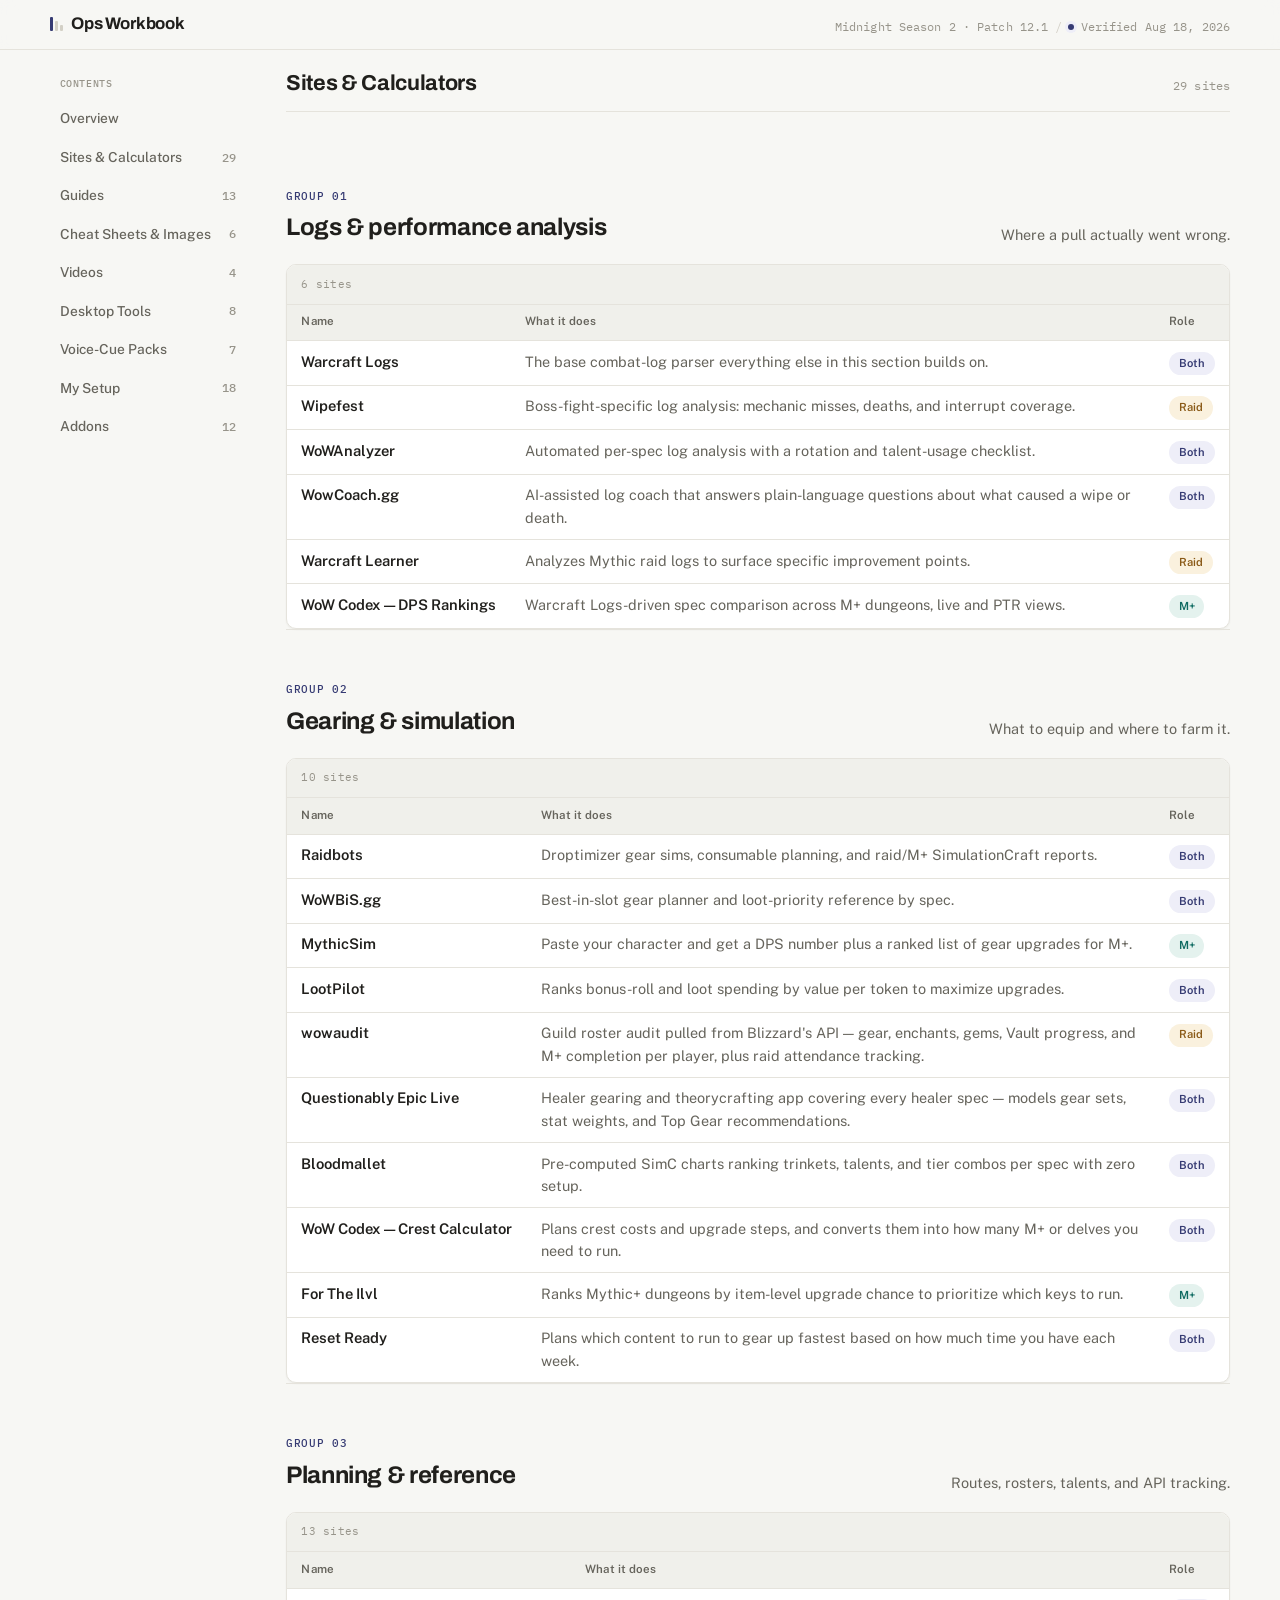
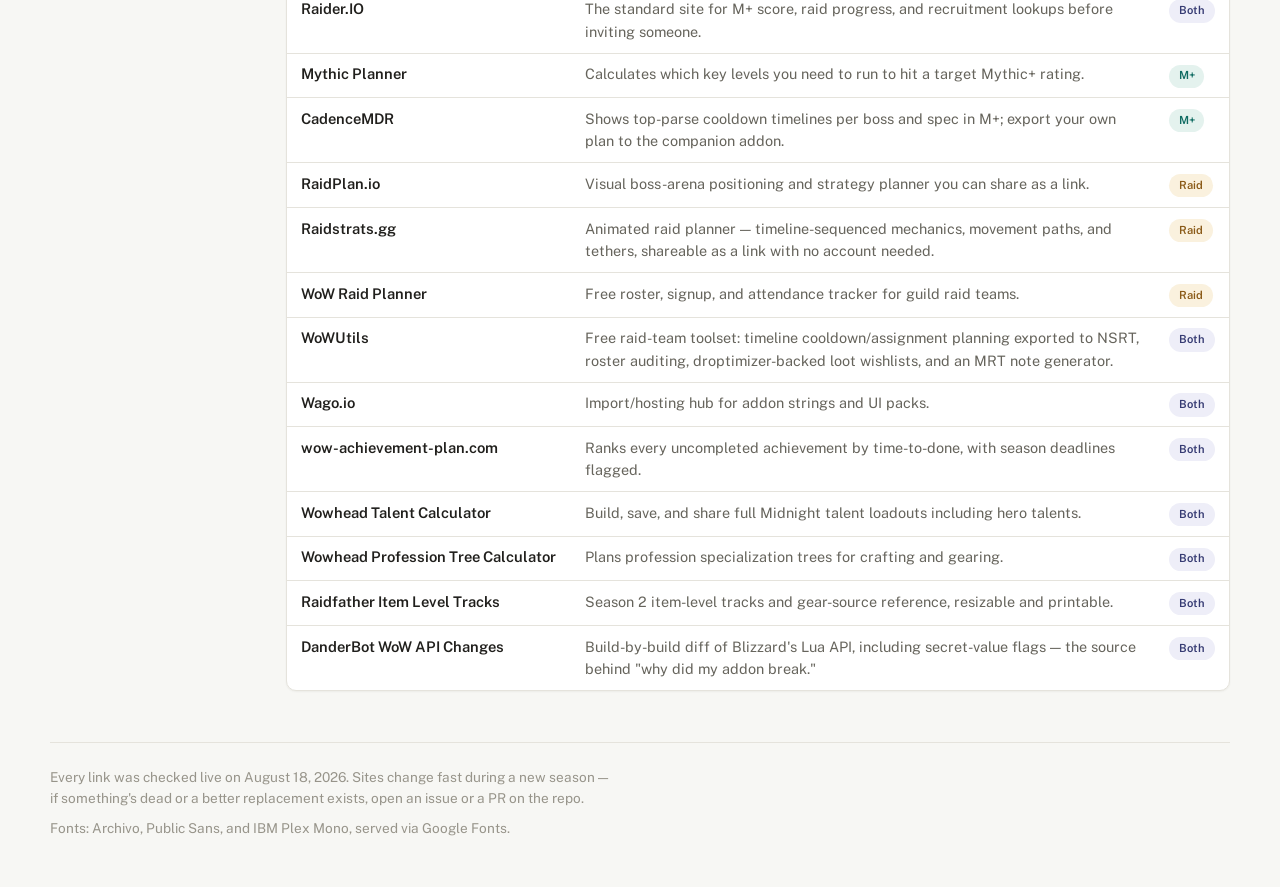
<file: sites.html>
<!DOCTYPE html>
<html lang="en">
<head>
  <meta charset="utf-8">
  <meta name="viewport" content="width=device-width, initial-scale=1">
  <meta name="description" content="A compact, verified directory of addons, sites, calculators, guides, cheat sheets, videos, and tools for World of Warcraft Midnight Season 2 Mythic+ and raid play.">
  <meta name="theme-color" content="#f7f7f4">
  <meta property="og:type" content="website">
  <meta property="og:title" content="Sites & Calculators — Midnight Season 2 Ops Workbook">
  <meta property="og:description" content="Verified tools, sites, guides, and references for M+ and raid, organized by category.">
  <meta property="og:url" content="https://vosbek.github.io/wow-links/sites.html">
  <meta name="twitter:card" content="summary">
  <title>Sites & Calculators — Midnight S2 Ops Workbook</title>
  <link rel="preconnect" href="https://fonts.googleapis.com">
  <link rel="preconnect" href="https://fonts.gstatic.com" crossorigin>
  <link rel="stylesheet" href="https://fonts.googleapis.com/css2?family=Archivo:wght@600;700&family=Public+Sans:wght@400;500;600&family=IBM+Plex+Mono:wght@500;600&display=swap">
  <link rel="stylesheet" href="style.css">
</head>
<body>
  <a class="skip-link" href="#directory">Skip to content</a>

  <header class="topbar" id="top">
    <div class="masthead">
      <a class="wordmark" href="index.html" aria-label="Midnight Season 2 Ops Workbook, back to overview">
        <span aria-hidden="true" class="wordmark-mark"><i></i><i></i><i></i></span>
        <span>Ops Workbook</span>
      </a>
      <p class="masthead-meta">Midnight Season 2 &middot; Patch 12.1 <span class="meta-sep">/</span> <span class="live-dot" aria-hidden="true"></span> Verified Aug 18, 2026</p>
    </div>
  </header>

  <nav class="section-nav" aria-label="Page sections">
    <a href="index.html">Overview</a>
    <a href="sites.html" aria-current="page">Sites & Calculators</a>
    <a href="guides.html">Guides</a>
    <a href="cheatsheets.html">Cheat Sheets & Images</a>
    <a href="videos.html">Videos</a>
    <a href="tools.html">Desktop Tools</a>
    <a href="voice.html">Voice-Cue Packs</a>
    <a href="my-setup.html">My Setup</a>
    <a href="addons.html">Addons</a>
  </nav>

  <div class="layout">
    <aside class="side-nav" aria-label="Page sections">
      <p class="side-nav-title">Contents</p>
      <a href="index.html">Overview</a>
      <a href="sites.html" aria-current="page">Sites &amp; Calculators <span>29</span></a>
      <a href="guides.html">Guides <span>13</span></a>
      <a href="cheatsheets.html">Cheat Sheets &amp; Images <span>6</span></a>
      <a href="videos.html">Videos <span>4</span></a>
      <a href="tools.html">Desktop Tools <span>8</span></a>
      <a href="voice.html">Voice-Cue Packs <span>7</span></a>
      <a href="my-setup.html">My Setup <span>18</span></a>
      <a href="addons.html">Addons <span>12</span></a>
    </aside>

    <div class="content-col">
      <div class="page-heading-row">
        <h1>Sites & Calculators</h1>
        <p class="page-meta">29 sites</p>
      </div>

      <main id="directory">
    <section>
      <div class="section-heading">
        <div>
          <p class="section-code">GROUP 01</p>
          <h2>Logs &amp; performance analysis</h2>
        </div>
        <p class="section-note">Where a pull actually went wrong.</p>
      </div>
      <div class="table-wrap">
        <table class="directory">
          <caption>6 sites</caption>
          <thead>
            <tr><th scope="col">Name</th><th scope="col">What it does</th><th scope="col">Role</th></tr>
          </thead>
          <tbody>
            <tr>
              <td class="col-name"><a href="https://www.warcraftlogs.com" target="_blank" rel="noopener noreferrer">Warcraft Logs</a></td>
              <td class="col-desc">The base combat-log parser everything else in this section builds on.</td>
              <td class="col-tag"><span class="tag tag--both">Both</span></td>
            </tr>
            <tr>
              <td class="col-name"><a href="https://www.wipefest.gg" target="_blank" rel="noopener noreferrer">Wipefest</a></td>
              <td class="col-desc">Boss-fight-specific log analysis: mechanic misses, deaths, and interrupt coverage.</td>
              <td class="col-tag"><span class="tag tag--raid">Raid</span></td>
            </tr>
            <tr>
              <td class="col-name"><a href="https://wowanalyzer.com" target="_blank" rel="noopener noreferrer">WoWAnalyzer</a></td>
              <td class="col-desc">Automated per-spec log analysis with a rotation and talent-usage checklist.</td>
              <td class="col-tag"><span class="tag tag--both">Both</span></td>
            </tr>
            <tr>
              <td class="col-name"><a href="https://wowcoach.gg" target="_blank" rel="noopener noreferrer">WowCoach.gg</a></td>
              <td class="col-desc">AI-assisted log coach that answers plain-language questions about what caused a wipe or death.</td>
              <td class="col-tag"><span class="tag tag--both">Both</span></td>
            </tr>
            <tr>
              <td class="col-name"><a href="https://warcraft-learner.com" target="_blank" rel="noopener noreferrer">Warcraft Learner</a></td>
              <td class="col-desc">Analyzes Mythic raid logs to surface specific improvement points.</td>
              <td class="col-tag"><span class="tag tag--raid">Raid</span></td>
            </tr>
            <tr>
              <td class="col-name"><a href="https://www.wow-codex.de/gadgets/dps-tierlist?lang=en" target="_blank" rel="noopener noreferrer">WoW Codex — DPS Rankings</a></td>
              <td class="col-desc">Warcraft Logs-driven spec comparison across M+ dungeons, live and PTR views.</td>
              <td class="col-tag"><span class="tag tag--mplus">M+</span></td>
            </tr>
          </tbody>
        </table>
      </div>

    </section>
    <section>
      <div class="section-heading">
        <div>
          <p class="section-code">GROUP 02</p>
          <h2>Gearing &amp; simulation</h2>
        </div>
        <p class="section-note">What to equip and where to farm it.</p>
      </div>
      <div class="table-wrap">
        <table class="directory">
          <caption>10 sites</caption>
          <thead>
            <tr><th scope="col">Name</th><th scope="col">What it does</th><th scope="col">Role</th></tr>
          </thead>
          <tbody>
            <tr>
              <td class="col-name"><a href="https://www.raidbots.com" target="_blank" rel="noopener noreferrer">Raidbots</a></td>
              <td class="col-desc">Droptimizer gear sims, consumable planning, and raid/M+ SimulationCraft reports.</td>
              <td class="col-tag"><span class="tag tag--both">Both</span></td>
            </tr>
            <tr>
              <td class="col-name"><a href="https://wowbis.gg" target="_blank" rel="noopener noreferrer">WoWBiS.gg</a></td>
              <td class="col-desc">Best-in-slot gear planner and loot-priority reference by spec.</td>
              <td class="col-tag"><span class="tag tag--both">Both</span></td>
            </tr>
            <tr>
              <td class="col-name"><a href="https://mythicsim.com" target="_blank" rel="noopener noreferrer">MythicSim</a></td>
              <td class="col-desc">Paste your character and get a DPS number plus a ranked list of gear upgrades for M+.</td>
              <td class="col-tag"><span class="tag tag--mplus">M+</span></td>
            </tr>
            <tr>
              <td class="col-name"><a href="https://lootpilot.app" target="_blank" rel="noopener noreferrer">LootPilot</a></td>
              <td class="col-desc">Ranks bonus-roll and loot spending by value per token to maximize upgrades.</td>
              <td class="col-tag"><span class="tag tag--both">Both</span></td>
            </tr>
            <tr>
              <td class="col-name"><a href="https://wowaudit.com" target="_blank" rel="noopener noreferrer">wowaudit</a></td>
              <td class="col-desc">Guild roster audit pulled from Blizzard's API — gear, enchants, gems, Vault progress, and M+ completion per player, plus raid attendance tracking.</td>
              <td class="col-tag"><span class="tag tag--raid">Raid</span></td>
            </tr>
            <tr>
              <td class="col-name"><a href="https://questionablyepic.com/live/" target="_blank" rel="noopener noreferrer">Questionably Epic Live</a></td>
              <td class="col-desc">Healer gearing and theorycrafting app covering every healer spec — models gear sets, stat weights, and Top Gear recommendations.</td>
              <td class="col-tag"><span class="tag tag--both">Both</span></td>
            </tr>
            <tr>
              <td class="col-name"><a href="https://bloodmallet.com" target="_blank" rel="noopener noreferrer">Bloodmallet</a></td>
              <td class="col-desc">Pre-computed SimC charts ranking trinkets, talents, and tier combos per spec with zero setup.</td>
              <td class="col-tag"><span class="tag tag--both">Both</span></td>
            </tr>
            <tr>
              <td class="col-name"><a href="https://www.wow-codex.de/gadgets/crestcalculator?lang=en" target="_blank" rel="noopener noreferrer">WoW Codex — Crest Calculator</a></td>
              <td class="col-desc">Plans crest costs and upgrade steps, and converts them into how many M+ or delves you need to run.</td>
              <td class="col-tag"><span class="tag tag--both">Both</span></td>
            </tr>
            <tr>
              <td class="col-name"><a href="https://for-the-ilvl.com" target="_blank" rel="noopener noreferrer">For The Ilvl</a></td>
              <td class="col-desc">Ranks Mythic+ dungeons by item-level upgrade chance to prioritize which keys to run.</td>
              <td class="col-tag"><span class="tag tag--mplus">M+</span></td>
            </tr>
            <tr>
              <td class="col-name"><a href="https://reset-ready.com" target="_blank" rel="noopener noreferrer">Reset Ready</a></td>
              <td class="col-desc">Plans which content to run to gear up fastest based on how much time you have each week.</td>
              <td class="col-tag"><span class="tag tag--both">Both</span></td>
            </tr>
          </tbody>
        </table>
      </div>

    </section>
    <section>
      <div class="section-heading">
        <div>
          <p class="section-code">GROUP 03</p>
          <h2>Planning &amp; reference</h2>
        </div>
        <p class="section-note">Routes, rosters, talents, and API tracking.</p>
      </div>
      <div class="table-wrap">
        <table class="directory">
          <caption>13 sites</caption>
          <thead>
            <tr><th scope="col">Name</th><th scope="col">What it does</th><th scope="col">Role</th></tr>
          </thead>
          <tbody>
            <tr>
              <td class="col-name"><a href="https://raider.io" target="_blank" rel="noopener noreferrer">Raider.IO</a></td>
              <td class="col-desc">The standard site for M+ score, raid progress, and recruitment lookups before inviting someone.</td>
              <td class="col-tag"><span class="tag tag--both">Both</span></td>
            </tr>
            <tr>
              <td class="col-name"><a href="https://mythicplanner.com" target="_blank" rel="noopener noreferrer">Mythic Planner</a></td>
              <td class="col-desc">Calculates which key levels you need to run to hit a target Mythic+ rating.</td>
              <td class="col-tag"><span class="tag tag--mplus">M+</span></td>
            </tr>
            <tr>
              <td class="col-name"><a href="https://cadencemdr.com/" target="_blank" rel="noopener noreferrer">CadenceMDR</a></td>
              <td class="col-desc">Shows top-parse cooldown timelines per boss and spec in M+; export your own plan to the companion addon.</td>
              <td class="col-tag"><span class="tag tag--mplus">M+</span></td>
            </tr>
            <tr>
              <td class="col-name"><a href="https://raidplan.io" target="_blank" rel="noopener noreferrer">RaidPlan.io</a></td>
              <td class="col-desc">Visual boss-arena positioning and strategy planner you can share as a link.</td>
              <td class="col-tag"><span class="tag tag--raid">Raid</span></td>
            </tr>
            <tr>
              <td class="col-name"><a href="https://raidstrats.gg" target="_blank" rel="noopener noreferrer">Raidstrats.gg</a></td>
              <td class="col-desc">Animated raid planner — timeline-sequenced mechanics, movement paths, and tethers, shareable as a link with no account needed.</td>
              <td class="col-tag"><span class="tag tag--raid">Raid</span></td>
            </tr>
            <tr>
              <td class="col-name"><a href="https://wowraidplanner.com" target="_blank" rel="noopener noreferrer">WoW Raid Planner</a></td>
              <td class="col-desc">Free roster, signup, and attendance tracker for guild raid teams.</td>
              <td class="col-tag"><span class="tag tag--raid">Raid</span></td>
            </tr>
            <tr>
              <td class="col-name"><a href="https://wowutils.com" target="_blank" rel="noopener noreferrer">WoWUtils</a></td>
              <td class="col-desc">Free raid-team toolset: timeline cooldown/assignment planning exported to NSRT, roster auditing, droptimizer-backed loot wishlists, and an MRT note generator.</td>
              <td class="col-tag"><span class="tag tag--both">Both</span></td>
            </tr>
            <tr>
              <td class="col-name"><a href="https://wago.io" target="_blank" rel="noopener noreferrer">Wago.io</a></td>
              <td class="col-desc">Import/hosting hub for addon strings and UI packs.</td>
              <td class="col-tag"><span class="tag tag--both">Both</span></td>
            </tr>
            <tr>
              <td class="col-name"><a href="https://wow-achievement-plan.com" target="_blank" rel="noopener noreferrer">wow-achievement-plan.com</a></td>
              <td class="col-desc">Ranks every uncompleted achievement by time-to-done, with season deadlines flagged.</td>
              <td class="col-tag"><span class="tag tag--both">Both</span></td>
            </tr>
            <tr>
              <td class="col-name"><a href="https://www.wowhead.com/talent-calc" target="_blank" rel="noopener noreferrer">Wowhead Talent Calculator</a></td>
              <td class="col-desc">Build, save, and share full Midnight talent loadouts including hero talents.</td>
              <td class="col-tag"><span class="tag tag--both">Both</span></td>
            </tr>
            <tr>
              <td class="col-name"><a href="https://www.wowhead.com/profession-tree-calc" target="_blank" rel="noopener noreferrer">Wowhead Profession Tree Calculator</a></td>
              <td class="col-desc">Plans profession specialization trees for crafting and gearing.</td>
              <td class="col-tag"><span class="tag tag--both">Both</span></td>
            </tr>
            <tr>
              <td class="col-name"><a href="https://raidfather.com/12_1.html" target="_blank" rel="noopener noreferrer">Raidfather Item Level Tracks</a></td>
              <td class="col-desc">Season 2 item-level tracks and gear-source reference, resizable and printable.</td>
              <td class="col-tag"><span class="tag tag--both">Both</span></td>
            </tr>
            <tr>
              <td class="col-name"><a href="https://danderbot.github.io/wow-api-changes/patches/12.1.0/" target="_blank" rel="noopener noreferrer">DanderBot WoW API Changes</a></td>
              <td class="col-desc">Build-by-build diff of Blizzard's Lua API, including secret-value flags — the source behind "why did my addon break."</td>
              <td class="col-tag"><span class="tag tag--both">Both</span></td>
            </tr>
          </tbody>
        </table>
      </div>

    </section>

      </main>
    </div>
  </div>

  <footer class="site-footer">
    <p>Every link was checked live on August 18, 2026. Sites change fast during a new season — if something's dead or a better replacement exists, open an issue or a PR on the repo.</p>
    <p>Fonts: Archivo, Public Sans, and IBM Plex Mono, served via Google Fonts.</p>
  </footer>
</body>
</html>
</file>
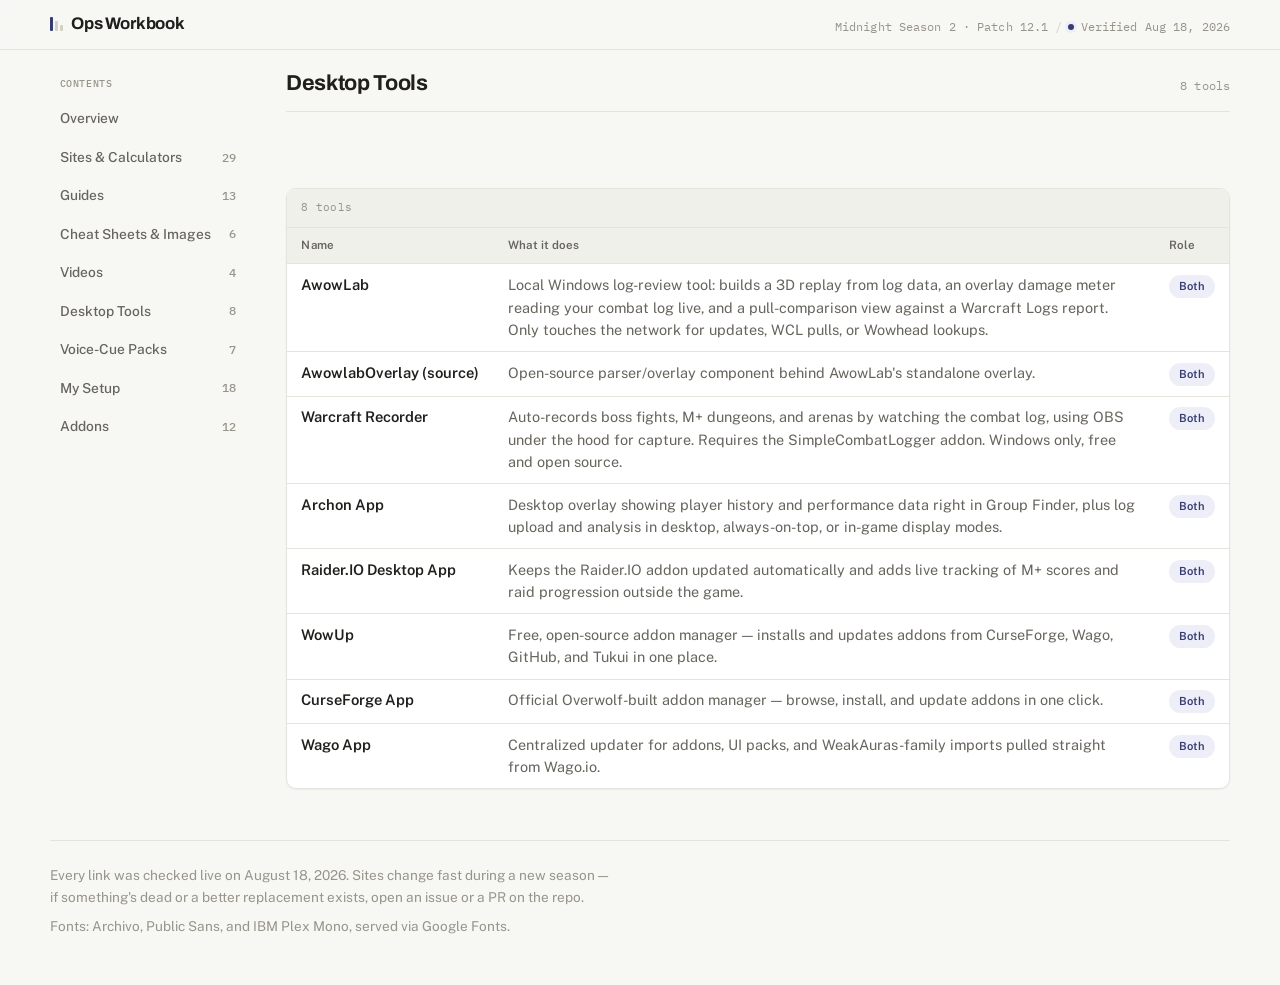
<file: tools.html>
<!DOCTYPE html>
<html lang="en">
<head>
  <meta charset="utf-8">
  <meta name="viewport" content="width=device-width, initial-scale=1">
  <meta name="description" content="A compact, verified directory of addons, sites, calculators, guides, cheat sheets, videos, and tools for World of Warcraft Midnight Season 2 Mythic+ and raid play.">
  <meta name="theme-color" content="#f7f7f4">
  <meta property="og:type" content="website">
  <meta property="og:title" content="Desktop Tools — Midnight Season 2 Ops Workbook">
  <meta property="og:description" content="Verified tools, sites, guides, and references for M+ and raid, organized by category.">
  <meta property="og:url" content="https://vosbek.github.io/wow-links/tools.html">
  <meta name="twitter:card" content="summary">
  <title>Desktop Tools — Midnight S2 Ops Workbook</title>
  <link rel="preconnect" href="https://fonts.googleapis.com">
  <link rel="preconnect" href="https://fonts.gstatic.com" crossorigin>
  <link rel="stylesheet" href="https://fonts.googleapis.com/css2?family=Archivo:wght@600;700&family=Public+Sans:wght@400;500;600&family=IBM+Plex+Mono:wght@500;600&display=swap">
  <link rel="stylesheet" href="style.css">
</head>
<body>
  <a class="skip-link" href="#directory">Skip to content</a>

  <header class="topbar" id="top">
    <div class="masthead">
      <a class="wordmark" href="index.html" aria-label="Midnight Season 2 Ops Workbook, back to overview">
        <span aria-hidden="true" class="wordmark-mark"><i></i><i></i><i></i></span>
        <span>Ops Workbook</span>
      </a>
      <p class="masthead-meta">Midnight Season 2 &middot; Patch 12.1 <span class="meta-sep">/</span> <span class="live-dot" aria-hidden="true"></span> Verified Aug 18, 2026</p>
    </div>
  </header>

  <nav class="section-nav" aria-label="Page sections">
    <a href="index.html">Overview</a>
    <a href="sites.html">Sites & Calculators</a>
    <a href="guides.html">Guides</a>
    <a href="cheatsheets.html">Cheat Sheets & Images</a>
    <a href="videos.html">Videos</a>
    <a href="tools.html" aria-current="page">Desktop Tools</a>
    <a href="voice.html">Voice-Cue Packs</a>
    <a href="my-setup.html">My Setup</a>
    <a href="addons.html">Addons</a>
  </nav>

  <div class="layout">
    <aside class="side-nav" aria-label="Page sections">
      <p class="side-nav-title">Contents</p>
      <a href="index.html">Overview</a>
      <a href="sites.html">Sites &amp; Calculators <span>29</span></a>
      <a href="guides.html">Guides <span>13</span></a>
      <a href="cheatsheets.html">Cheat Sheets &amp; Images <span>6</span></a>
      <a href="videos.html">Videos <span>4</span></a>
      <a href="tools.html" aria-current="page">Desktop Tools <span>8</span></a>
      <a href="voice.html">Voice-Cue Packs <span>7</span></a>
      <a href="my-setup.html">My Setup <span>18</span></a>
      <a href="addons.html">Addons <span>12</span></a>
    </aside>

    <div class="content-col">
      <div class="page-heading-row">
        <h1>Desktop Tools</h1>
        <p class="page-meta">8 tools</p>
      </div>

      <main id="directory">
    <section>
      <div class="table-wrap">
        <table class="directory">
          <caption>8 tools</caption>
          <thead>
            <tr><th scope="col">Name</th><th scope="col">What it does</th><th scope="col">Role</th></tr>
          </thead>
          <tbody>
            <tr>
              <td class="col-name"><a href="https://www.awowlab.com/" target="_blank" rel="noopener noreferrer">AwowLab</a></td>
              <td class="col-desc">Local Windows log-review tool: builds a 3D replay from log data, an overlay damage meter reading your combat log live, and a pull-comparison view against a Warcraft Logs report. Only touches the network for updates, WCL pulls, or Wowhead lookups.</td>
              <td class="col-tag"><span class="tag tag--both">Both</span></td>
            </tr>
            <tr>
              <td class="col-name"><a href="https://github.com/Wobblucy/AwowlabOverlay" target="_blank" rel="noopener noreferrer">AwowlabOverlay (source)</a></td>
              <td class="col-desc">Open-source parser/overlay component behind AwowLab's standalone overlay.</td>
              <td class="col-tag"><span class="tag tag--both">Both</span></td>
            </tr>
            <tr>
              <td class="col-name"><a href="https://github.com/aza547/wow-recorder" target="_blank" rel="noopener noreferrer">Warcraft Recorder</a></td>
              <td class="col-desc">Auto-records boss fights, M+ dungeons, and arenas by watching the combat log, using OBS under the hood for capture. Requires the SimpleCombatLogger addon. Windows only, free and open source.</td>
              <td class="col-tag"><span class="tag tag--both">Both</span></td>
            </tr>
            <tr>
              <td class="col-name"><a href="https://www.archon.gg/download" target="_blank" rel="noopener noreferrer">Archon App</a></td>
              <td class="col-desc">Desktop overlay showing player history and performance data right in Group Finder, plus log upload and analysis in desktop, always-on-top, or in-game display modes.</td>
              <td class="col-tag"><span class="tag tag--both">Both</span></td>
            </tr>
            <tr>
              <td class="col-name"><a href="https://raiderioapp.com/" target="_blank" rel="noopener noreferrer">Raider.IO Desktop App</a></td>
              <td class="col-desc">Keeps the Raider.IO addon updated automatically and adds live tracking of M+ scores and raid progression outside the game.</td>
              <td class="col-tag"><span class="tag tag--both">Both</span></td>
            </tr>
            <tr>
              <td class="col-name"><a href="https://wowup.io" target="_blank" rel="noopener noreferrer">WowUp</a></td>
              <td class="col-desc">Free, open-source addon manager — installs and updates addons from CurseForge, Wago, GitHub, and Tukui in one place.</td>
              <td class="col-tag"><span class="tag tag--both">Both</span></td>
            </tr>
            <tr>
              <td class="col-name"><a href="https://www.curseforge.com/download/app" target="_blank" rel="noopener noreferrer">CurseForge App</a></td>
              <td class="col-desc">Official Overwolf-built addon manager — browse, install, and update addons in one click.</td>
              <td class="col-tag"><span class="tag tag--both">Both</span></td>
            </tr>
            <tr>
              <td class="col-name"><a href="https://addons.wago.io/wagoapp/download" target="_blank" rel="noopener noreferrer">Wago App</a></td>
              <td class="col-desc">Centralized updater for addons, UI packs, and WeakAuras-family imports pulled straight from Wago.io.</td>
              <td class="col-tag"><span class="tag tag--both">Both</span></td>
            </tr>
          </tbody>
        </table>
      </div>

    </section>

      </main>
    </div>
  </div>

  <footer class="site-footer">
    <p>Every link was checked live on August 18, 2026. Sites change fast during a new season — if something's dead or a better replacement exists, open an issue or a PR on the repo.</p>
    <p>Fonts: Archivo, Public Sans, and IBM Plex Mono, served via Google Fonts.</p>
  </footer>
</body>
</html>
</file>
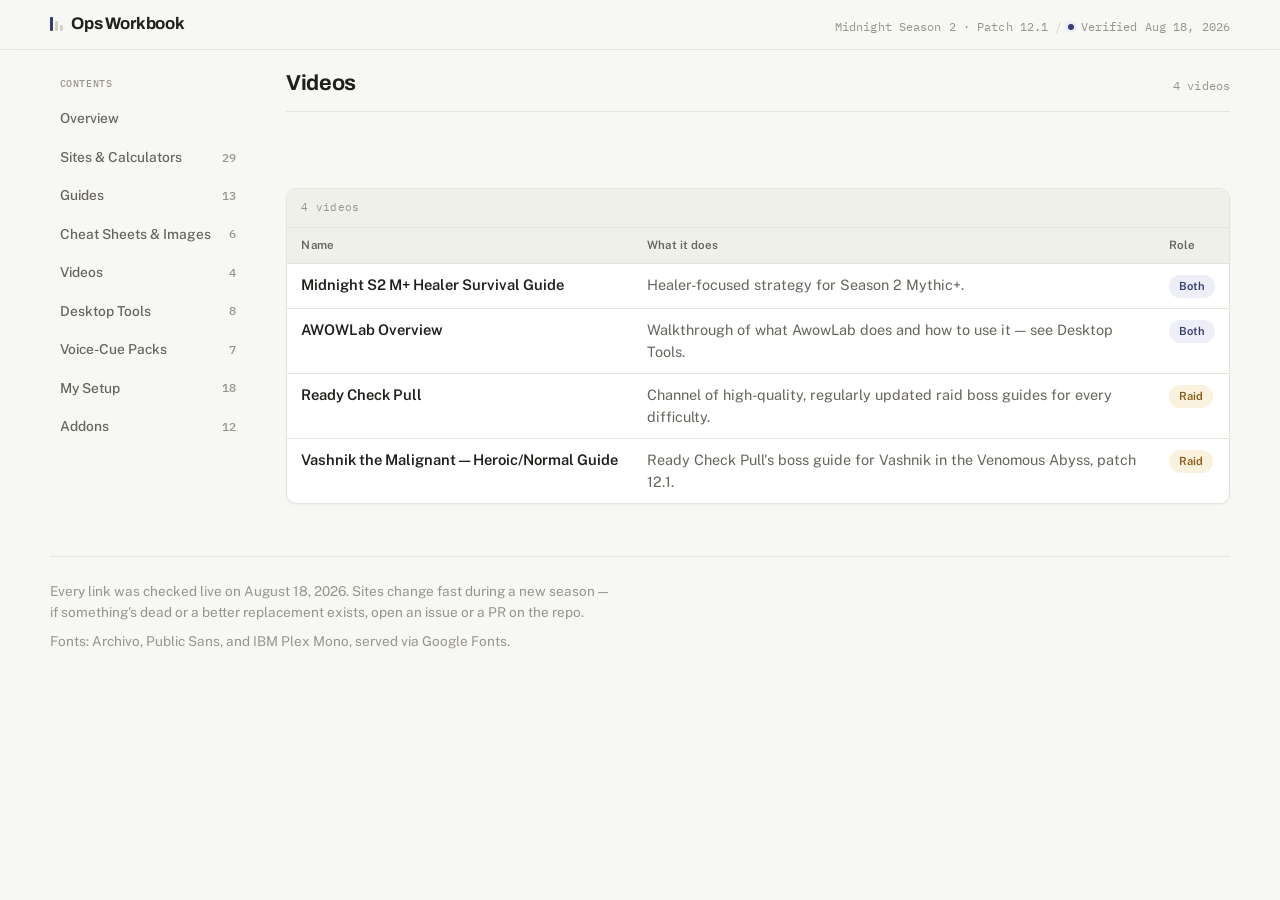
<file: videos.html>
<!DOCTYPE html>
<html lang="en">
<head>
  <meta charset="utf-8">
  <meta name="viewport" content="width=device-width, initial-scale=1">
  <meta name="description" content="A compact, verified directory of addons, sites, calculators, guides, cheat sheets, videos, and tools for World of Warcraft Midnight Season 2 Mythic+ and raid play.">
  <meta name="theme-color" content="#f7f7f4">
  <meta property="og:type" content="website">
  <meta property="og:title" content="Videos — Midnight Season 2 Ops Workbook">
  <meta property="og:description" content="Verified tools, sites, guides, and references for M+ and raid, organized by category.">
  <meta property="og:url" content="https://vosbek.github.io/wow-links/videos.html">
  <meta name="twitter:card" content="summary">
  <title>Videos — Midnight S2 Ops Workbook</title>
  <link rel="preconnect" href="https://fonts.googleapis.com">
  <link rel="preconnect" href="https://fonts.gstatic.com" crossorigin>
  <link rel="stylesheet" href="https://fonts.googleapis.com/css2?family=Archivo:wght@600;700&family=Public+Sans:wght@400;500;600&family=IBM+Plex+Mono:wght@500;600&display=swap">
  <link rel="stylesheet" href="style.css">
</head>
<body>
  <a class="skip-link" href="#directory">Skip to content</a>

  <header class="topbar" id="top">
    <div class="masthead">
      <a class="wordmark" href="index.html" aria-label="Midnight Season 2 Ops Workbook, back to overview">
        <span aria-hidden="true" class="wordmark-mark"><i></i><i></i><i></i></span>
        <span>Ops Workbook</span>
      </a>
      <p class="masthead-meta">Midnight Season 2 &middot; Patch 12.1 <span class="meta-sep">/</span> <span class="live-dot" aria-hidden="true"></span> Verified Aug 18, 2026</p>
    </div>
  </header>

  <nav class="section-nav" aria-label="Page sections">
    <a href="index.html">Overview</a>
    <a href="sites.html">Sites & Calculators</a>
    <a href="guides.html">Guides</a>
    <a href="cheatsheets.html">Cheat Sheets & Images</a>
    <a href="videos.html" aria-current="page">Videos</a>
    <a href="tools.html">Desktop Tools</a>
    <a href="voice.html">Voice-Cue Packs</a>
    <a href="my-setup.html">My Setup</a>
    <a href="addons.html">Addons</a>
  </nav>

  <div class="layout">
    <aside class="side-nav" aria-label="Page sections">
      <p class="side-nav-title">Contents</p>
      <a href="index.html">Overview</a>
      <a href="sites.html">Sites &amp; Calculators <span>29</span></a>
      <a href="guides.html">Guides <span>13</span></a>
      <a href="cheatsheets.html">Cheat Sheets &amp; Images <span>6</span></a>
      <a href="videos.html" aria-current="page">Videos <span>4</span></a>
      <a href="tools.html">Desktop Tools <span>8</span></a>
      <a href="voice.html">Voice-Cue Packs <span>7</span></a>
      <a href="my-setup.html">My Setup <span>18</span></a>
      <a href="addons.html">Addons <span>12</span></a>
    </aside>

    <div class="content-col">
      <div class="page-heading-row">
        <h1>Videos</h1>
        <p class="page-meta">4 videos</p>
      </div>

      <main id="directory">
    <section>
      <div class="table-wrap">
        <table class="directory">
          <caption>4 videos</caption>
          <thead>
            <tr><th scope="col">Name</th><th scope="col">What it does</th><th scope="col">Role</th></tr>
          </thead>
          <tbody>
            <tr>
              <td class="col-name"><a href="https://youtu.be/HP20FYYNn88" target="_blank" rel="noopener noreferrer">Midnight S2 M+ Healer Survival Guide</a></td>
              <td class="col-desc">Healer-focused strategy for Season 2 Mythic+.</td>
              <td class="col-tag"><span class="tag tag--both">Both</span></td>
            </tr>
            <tr>
              <td class="col-name"><a href="https://youtu.be/EQqjasuxq1g" target="_blank" rel="noopener noreferrer">AWOWLab Overview</a></td>
              <td class="col-desc">Walkthrough of what AwowLab does and how to use it — see Desktop Tools.</td>
              <td class="col-tag"><span class="tag tag--both">Both</span></td>
            </tr>
            <tr>
              <td class="col-name"><a href="https://www.youtube.com/@ReadyCheckPull" target="_blank" rel="noopener noreferrer">Ready Check Pull</a></td>
              <td class="col-desc">Channel of high-quality, regularly updated raid boss guides for every difficulty.</td>
              <td class="col-tag"><span class="tag tag--raid">Raid</span></td>
            </tr>
            <tr>
              <td class="col-name"><a href="https://www.youtube.com/watch?v=TV6iLpTiLAY" target="_blank" rel="noopener noreferrer">Vashnik the Malignant — Heroic/Normal Guide</a></td>
              <td class="col-desc">Ready Check Pull's boss guide for Vashnik in the Venomous Abyss, patch 12.1.</td>
              <td class="col-tag"><span class="tag tag--raid">Raid</span></td>
            </tr>
          </tbody>
        </table>
      </div>

    </section>

      </main>
    </div>
  </div>

  <footer class="site-footer">
    <p>Every link was checked live on August 18, 2026. Sites change fast during a new season — if something's dead or a better replacement exists, open an issue or a PR on the repo.</p>
    <p>Fonts: Archivo, Public Sans, and IBM Plex Mono, served via Google Fonts.</p>
  </footer>
</body>
</html>
</file>
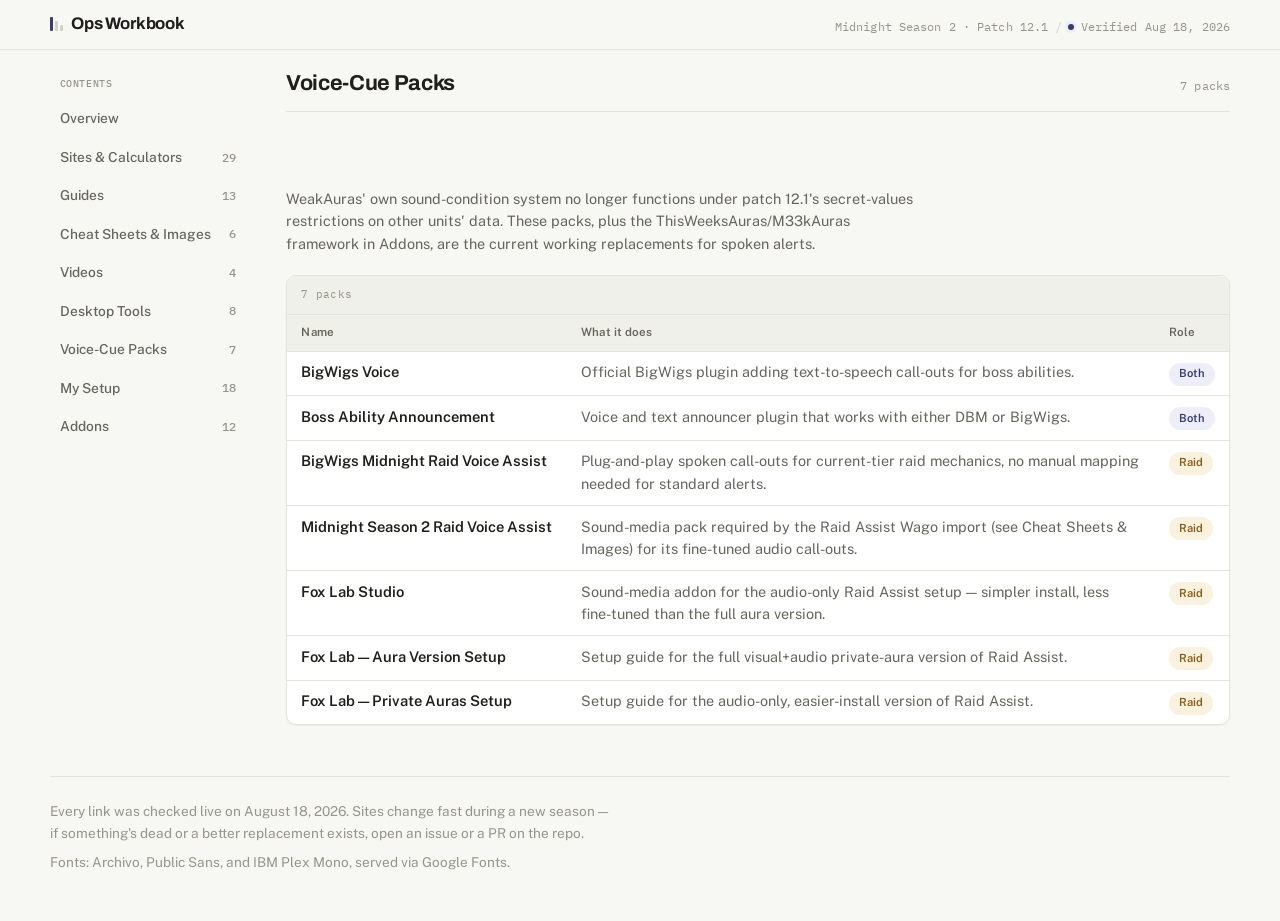
<file: voice.html>
<!DOCTYPE html>
<html lang="en">
<head>
  <meta charset="utf-8">
  <meta name="viewport" content="width=device-width, initial-scale=1">
  <meta name="description" content="A compact, verified directory of addons, sites, calculators, guides, cheat sheets, videos, and tools for World of Warcraft Midnight Season 2 Mythic+ and raid play.">
  <meta name="theme-color" content="#f7f7f4">
  <meta property="og:type" content="website">
  <meta property="og:title" content="Voice-Cue Packs — Midnight Season 2 Ops Workbook">
  <meta property="og:description" content="Verified tools, sites, guides, and references for M+ and raid, organized by category.">
  <meta property="og:url" content="https://vosbek.github.io/wow-links/voice.html">
  <meta name="twitter:card" content="summary">
  <title>Voice-Cue Packs — Midnight S2 Ops Workbook</title>
  <link rel="preconnect" href="https://fonts.googleapis.com">
  <link rel="preconnect" href="https://fonts.gstatic.com" crossorigin>
  <link rel="stylesheet" href="https://fonts.googleapis.com/css2?family=Archivo:wght@600;700&family=Public+Sans:wght@400;500;600&family=IBM+Plex+Mono:wght@500;600&display=swap">
  <link rel="stylesheet" href="style.css">
</head>
<body>
  <a class="skip-link" href="#directory">Skip to content</a>

  <header class="topbar" id="top">
    <div class="masthead">
      <a class="wordmark" href="index.html" aria-label="Midnight Season 2 Ops Workbook, back to overview">
        <span aria-hidden="true" class="wordmark-mark"><i></i><i></i><i></i></span>
        <span>Ops Workbook</span>
      </a>
      <p class="masthead-meta">Midnight Season 2 &middot; Patch 12.1 <span class="meta-sep">/</span> <span class="live-dot" aria-hidden="true"></span> Verified Aug 18, 2026</p>
    </div>
  </header>

  <nav class="section-nav" aria-label="Page sections">
    <a href="index.html">Overview</a>
    <a href="sites.html">Sites & Calculators</a>
    <a href="guides.html">Guides</a>
    <a href="cheatsheets.html">Cheat Sheets & Images</a>
    <a href="videos.html">Videos</a>
    <a href="tools.html">Desktop Tools</a>
    <a href="voice.html" aria-current="page">Voice-Cue Packs</a>
    <a href="my-setup.html">My Setup</a>
    <a href="addons.html">Addons</a>
  </nav>

  <div class="layout">
    <aside class="side-nav" aria-label="Page sections">
      <p class="side-nav-title">Contents</p>
      <a href="index.html">Overview</a>
      <a href="sites.html">Sites &amp; Calculators <span>29</span></a>
      <a href="guides.html">Guides <span>13</span></a>
      <a href="cheatsheets.html">Cheat Sheets &amp; Images <span>6</span></a>
      <a href="videos.html">Videos <span>4</span></a>
      <a href="tools.html">Desktop Tools <span>8</span></a>
      <a href="voice.html" aria-current="page">Voice-Cue Packs <span>7</span></a>
      <a href="my-setup.html">My Setup <span>18</span></a>
      <a href="addons.html">Addons <span>12</span></a>
    </aside>

    <div class="content-col">
      <div class="page-heading-row">
        <h1>Voice-Cue Packs</h1>
        <p class="page-meta">7 packs</p>
      </div>

      <main id="directory">
    <section>
<p class="section-note" style="margin-bottom:1.25rem; max-width:var(--measure);">WeakAuras' own sound-condition system no longer functions under patch 12.1's secret-values restrictions on other units' data. These packs, plus the ThisWeeksAuras/M33kAuras framework in Addons, are the current working replacements for spoken alerts.</p>      <div class="table-wrap">
        <table class="directory">
          <caption>7 packs</caption>
          <thead>
            <tr><th scope="col">Name</th><th scope="col">What it does</th><th scope="col">Role</th></tr>
          </thead>
          <tbody>
            <tr>
              <td class="col-name"><a href="https://github.com/BigWigsMods/BigWigs_Voice" target="_blank" rel="noopener noreferrer">BigWigs Voice</a></td>
              <td class="col-desc">Official BigWigs plugin adding text-to-speech call-outs for boss abilities.</td>
              <td class="col-tag"><span class="tag tag--both">Both</span></td>
            </tr>
            <tr>
              <td class="col-name"><a href="https://www.curseforge.com/wow/addons/dbm-event-announcement" target="_blank" rel="noopener noreferrer">Boss Ability Announcement</a></td>
              <td class="col-desc">Voice and text announcer plugin that works with either DBM or BigWigs.</td>
              <td class="col-tag"><span class="tag tag--both">Both</span></td>
            </tr>
            <tr>
              <td class="col-name"><a href="https://www.curseforge.com/wow/addons/bigwigs-midnight-raid-voice-assist" target="_blank" rel="noopener noreferrer">BigWigs Midnight Raid Voice Assist</a></td>
              <td class="col-desc">Plug-and-play spoken call-outs for current-tier raid mechanics, no manual mapping needed for standard alerts.</td>
              <td class="col-tag"><span class="tag tag--raid">Raid</span></td>
            </tr>
            <tr>
              <td class="col-name"><a href="https://www.curseforge.com/wow/addons/midnight-season-2-raid-voice-assist" target="_blank" rel="noopener noreferrer">Midnight Season 2 Raid Voice Assist</a></td>
              <td class="col-desc">Sound-media pack required by the Raid Assist Wago import (see Cheat Sheets &amp; Images) for its fine-tuned audio call-outs.</td>
              <td class="col-tag"><span class="tag tag--raid">Raid</span></td>
            </tr>
            <tr>
              <td class="col-name"><a href="https://www.curseforge.com/wow/addons/fox-lab-studio" target="_blank" rel="noopener noreferrer">Fox Lab Studio</a></td>
              <td class="col-desc">Sound-media addon for the audio-only Raid Assist setup — simpler install, less fine-tuned than the full aura version.</td>
              <td class="col-tag"><span class="tag tag--raid">Raid</span></td>
            </tr>
            <tr>
              <td class="col-name"><a href="https://foxlabstudio.weebly.com/aura-version.html" target="_blank" rel="noopener noreferrer">Fox Lab — Aura Version Setup</a></td>
              <td class="col-desc">Setup guide for the full visual+audio private-aura version of Raid Assist.</td>
              <td class="col-tag"><span class="tag tag--raid">Raid</span></td>
            </tr>
            <tr>
              <td class="col-name"><a href="https://foxlabstudio.weebly.com/private-auras-setup.html" target="_blank" rel="noopener noreferrer">Fox Lab — Private Auras Setup</a></td>
              <td class="col-desc">Setup guide for the audio-only, easier-install version of Raid Assist.</td>
              <td class="col-tag"><span class="tag tag--raid">Raid</span></td>
            </tr>
          </tbody>
        </table>
      </div>

    </section>

      </main>
    </div>
  </div>

  <footer class="site-footer">
    <p>Every link was checked live on August 18, 2026. Sites change fast during a new season — if something's dead or a better replacement exists, open an issue or a PR on the repo.</p>
    <p>Fonts: Archivo, Public Sans, and IBM Plex Mono, served via Google Fonts.</p>
  </footer>
</body>
</html>
</file>
<file: style.css>
:root {
  color-scheme: light;
  --bg: #f7f7f4;
  --surface: #ffffff;
  --surface-sunken: #f0f0eb;
  --border: #e5e3dc;
  --border-strong: #d3d0c6;
  --text: #201f1c;
  --text-muted: #66645c;
  --text-faint: #97948a;
  --accent: #363b73;
  --accent-hover: #282c58;
  --accent-soft: #eeeef8;
  --accent-soft-border: #d7d8ed;
  --teal: #0f6b62;
  --teal-soft: #e4f2ee;
  --amber: #8a5a17;
  --amber-soft: #faf1de;
  --font-display: "Archivo", "Arial", sans-serif;
  --font-body: "Public Sans", "Segoe UI", sans-serif;
  --font-data: "IBM Plex Mono", Consolas, monospace;
  --page: min(1180px, calc(100vw - 48px));
  --measure: 70ch;
  --section-gap: clamp(2.4rem, 4vw, 3.5rem);
  --radius-sm: 6px;
  --radius-md: 10px;
  --shadow-sm: 0 1px 2px rgba(32, 31, 28, 0.05);
  --shadow-md: 0 8px 24px rgba(32, 31, 28, 0.07);
}

* {
  box-sizing: border-box;
}

[hidden] {
  display: none !important;
}

.sr-only {
  position: absolute !important;
  width: 1px !important;
  height: 1px !important;
  padding: 0 !important;
  overflow: hidden !important;
  clip: rect(0, 0, 0, 0) !important;
  white-space: nowrap !important;
  border: 0 !important;
}

html {
  scroll-behavior: smooth;
  scroll-padding-top: 4.5rem;
  scrollbar-color: var(--border-strong) var(--bg);
  scrollbar-width: thin;
}

body {
  min-width: 320px;
  margin: 0;
  background: var(--bg);
  color: var(--text);
  font-family: var(--font-body);
  font-size: 1rem;
  line-height: 1.56;
  text-rendering: optimizeLegibility;
  -webkit-font-smoothing: antialiased;
}

::selection {
  background: var(--accent-soft-border);
  color: var(--accent-hover);
}

::-webkit-scrollbar {
  width: 10px;
  height: 10px;
}

::-webkit-scrollbar-track {
  background: var(--bg);
}

::-webkit-scrollbar-thumb {
  background: var(--border-strong);
  border-radius: 999px;
}

a {
  color: inherit;
}

.skip-link {
  position: absolute;
  top: -3rem;
  left: 0.75rem;
  z-index: 100;
  padding: 0.5rem 0.85rem;
  background: var(--accent);
  color: #fff;
  border-radius: var(--radius-sm);
  font-family: var(--font-data);
  font-size: 0.75rem;
  text-decoration: none;
}

.skip-link:focus {
  top: 0.75rem;
}

a:focus-visible,
button:focus-visible,
input:focus-visible {
  outline: 2px solid var(--accent);
  outline-offset: 3px;
}

/* ---------- Header ---------- */

.topbar {
  position: sticky;
  top: 0;
  z-index: 20;
  background: rgba(247, 247, 244, 0.9);
  border-bottom: 1px solid var(--border);
  backdrop-filter: blur(8px);
}

.masthead {
  max-width: var(--page);
  margin: 0 auto;
  padding: 0.7rem 0;
  display: flex;
  align-items: baseline;
  justify-content: space-between;
  gap: 1rem;
  flex-wrap: wrap;
}

.wordmark {
  display: flex;
  align-items: center;
  gap: 0.5rem;
  font-family: var(--font-display);
  font-weight: 700;
  font-size: 1.05rem;
  letter-spacing: -0.01em;
  text-decoration: none;
  color: var(--text);
}

.wordmark-mark {
  display: inline-flex;
  gap: 2px;
}

.wordmark-mark i {
  display: block;
  width: 3px;
  height: 14px;
  border-radius: 1px;
  background: var(--accent);
}

.wordmark-mark i:nth-child(2) {
  height: 10px;
  align-self: flex-end;
  background: var(--border-strong);
}

.wordmark-mark i:nth-child(3) {
  height: 6px;
  align-self: flex-end;
  background: var(--border-strong);
}

.masthead-meta {
  margin: 0;
  display: flex;
  align-items: center;
  gap: 0.4rem;
  font-family: var(--font-data);
  font-size: 0.72rem;
  color: var(--text-faint);
  letter-spacing: 0.01em;
}

.meta-sep {
  color: var(--border-strong);
}

.live-dot {
  width: 6px;
  height: 6px;
  border-radius: 50%;
  background: var(--accent);
  box-shadow: 0 0 0 3px var(--accent-soft);
}

.page-heading-row {
  display: flex;
  align-items: baseline;
  justify-content: space-between;
  gap: 1rem;
  flex-wrap: wrap;
  padding: 1.35rem 0 0.9rem;
  border-bottom: 1px solid var(--border);
  margin-bottom: 1.5rem;
}

.page-heading-row h1 {
  margin: 0;
  font-family: var(--font-display);
  font-weight: 700;
  font-size: 1.35rem;
  line-height: 1.2;
  letter-spacing: -0.015em;
  color: var(--text);
}

.page-meta {
  margin: 0;
  font-family: var(--font-data);
  font-size: 0.72rem;
  letter-spacing: 0.01em;
  color: var(--text-faint);
  white-space: nowrap;
}

/* ---------- Layout: sidebar + content ---------- */

.layout {
  max-width: var(--page);
  margin: 0 auto;
  display: grid;
  grid-template-columns: 196px 1fr;
  gap: 2.5rem;
  align-items: start;
}

.side-nav {
  position: sticky;
  top: 3.2rem;
  align-self: start;
  display: flex;
  flex-direction: column;
  gap: 1px;
  padding-top: 1.5rem;
  max-height: calc(100vh - 3.2rem);
  overflow-y: auto;
}

.side-nav-title {
  margin: 0 0 0.5rem;
  padding: 0 0.6rem;
  font-family: var(--font-data);
  font-size: 0.63rem;
  font-weight: 500;
  letter-spacing: 0.06em;
  text-transform: uppercase;
  color: var(--text-faint);
}

.side-nav a {
  display: flex;
  align-items: center;
  justify-content: space-between;
  gap: 0.5rem;
  padding: 0.5rem 0.6rem;
  border-radius: var(--radius-sm);
  font-family: var(--font-body);
  font-size: 0.86rem;
  font-weight: 500;
  color: var(--text-muted);
  text-decoration: none;
}

.side-nav a:hover,
.side-nav a:focus-visible {
  color: var(--accent);
  background: var(--accent-soft);
}

.side-nav a span {
  font-family: var(--font-data);
  font-size: 0.72rem;
  color: var(--text-faint);
}

.content-col {
  min-width: 0;
}

.section-nav {
  display: none;
  max-width: var(--page);
  margin: 0 auto;
  gap: 0.25rem;
  overflow-x: auto;
  scrollbar-width: none;
  border-top: 1px solid var(--border);
}

.section-nav::-webkit-scrollbar {
  display: none;
}

.section-nav a {
  flex: none;
  display: flex;
  align-items: center;
  min-height: 2.5rem;
  padding: 0 0.85rem;
  font-family: var(--font-body);
  font-size: 0.83rem;
  font-weight: 500;
  color: var(--text-muted);
  text-decoration: none;
  border-bottom: 2px solid transparent;
}

.section-nav a:hover,
.section-nav a:focus-visible {
  color: var(--accent);
}

/* ---------- Layout ---------- */

main {
  padding-bottom: var(--section-gap);
}

section {
  padding-top: var(--section-gap);
  border-top: 1px solid var(--border);
}

section:first-of-type {
  border-top: none;
}

.section-heading {
  display: flex;
  justify-content: space-between;
  align-items: flex-end;
  gap: 1.5rem;
  margin-bottom: 1.1rem;
  flex-wrap: wrap;
}

.section-code {
  margin: 0 0 0.3rem;
  font-family: var(--font-data);
  font-size: 0.68rem;
  font-weight: 500;
  letter-spacing: 0.06em;
  text-transform: uppercase;
  color: var(--accent);
}

.section-heading h2 {
  margin: 0;
  font-family: var(--font-display);
  font-weight: 700;
  font-size: clamp(1.2rem, 2.1vw, 1.5rem);
  letter-spacing: -0.015em;
  color: var(--text);
}

.section-note {
  margin: 0;
  max-width: 34ch;
  font-size: 0.9rem;
  color: var(--text-muted);
}

/* ---------- Directory table ---------- */

.table-wrap {
  overflow-x: auto;
  overflow-y: hidden;
  border: 1px solid var(--border);
  border-radius: var(--radius-md);
  box-shadow: var(--shadow-sm);
  background: var(--surface);
}

table.directory {
  width: 100%;
  border-collapse: collapse;
  font-size: 0.9rem;
}

table.directory caption {
  caption-side: top;
  text-align: left;
  padding: 0.65rem 0.9rem;
  font-family: var(--font-data);
  font-size: 0.7rem;
  letter-spacing: 0.02em;
  color: var(--text-faint);
  border-bottom: 1px solid var(--border);
  background: var(--surface-sunken);
}

table.directory thead th {
  position: sticky;
  top: 0;
  background: var(--surface-sunken);
  text-align: left;
  padding: 0.55rem 0.9rem;
  font-family: var(--font-body);
  font-size: 0.72rem;
  font-weight: 600;
  letter-spacing: 0.01em;
  color: var(--text-muted);
  border-bottom: 1px solid var(--border);
  white-space: nowrap;
}

table.directory td {
  padding: 0.6rem 0.9rem;
  border-bottom: 1px solid var(--border);
  vertical-align: top;
}

table.directory tbody tr:hover {
  background: var(--surface-sunken);
}

table.directory tbody tr:last-child td {
  border-bottom: none;
}

td.col-name {
  white-space: nowrap;
  font-family: var(--font-body);
  font-weight: 600;
  font-size: 0.92rem;
  color: var(--text);
}

td.col-name a {
  text-decoration: none;
  color: inherit;
}

td.col-name a:hover {
  color: var(--accent);
  text-decoration: underline;
  text-underline-offset: 2px;
}

td.col-desc {
  color: var(--text-muted);
  min-width: 26ch;
}

td.col-tag {
  white-space: nowrap;
}

.tag {
  display: inline-flex;
  align-items: center;
  height: 1.45rem;
  padding: 0 0.6rem;
  border-radius: 999px;
  font-family: var(--font-body);
  font-size: 0.7rem;
  font-weight: 600;
  letter-spacing: 0.01em;
}

.tag--mplus { color: var(--teal); background: var(--teal-soft); }
.tag--raid { color: var(--amber); background: var(--amber-soft); }
.tag--both { color: var(--accent); background: var(--accent-soft); }

/* ---------- My Setup ---------- */

.setup-note {
  margin: 0 0 1.2rem;
  max-width: var(--measure);
  font-size: 0.9rem;
  color: var(--text-muted);
}

/* ---------- Footer ---------- */

.site-footer {
  max-width: var(--page);
  margin: 0 auto;
  border-top: 1px solid var(--border);
  padding: 1.5rem 0 2.5rem;
}

.site-footer p {
  max-width: var(--measure);
  margin: 0 0 0.5rem;
  font-size: 0.85rem;
  color: var(--text-faint);
}

.site-footer a {
  color: var(--text-muted);
}

.site-footer a:hover {
  color: var(--accent);
}

/* ---------- Responsive ---------- */

@media (max-width: 900px) {
  .layout {
    grid-template-columns: 1fr;
    gap: 0;
  }

  .side-nav {
    display: none;
  }

  .section-nav {
    display: flex;
    position: sticky;
    top: 3.2rem;
    z-index: 19;
    background: rgba(247, 247, 244, 0.94);
    backdrop-filter: blur(8px);
  }

  .page-heading-row {
    padding-top: 1.1rem;
  }
}

@media (max-width: 1050px) {
  .masthead,
  .layout,
  .site-footer {
    padding-left: 18px;
    padding-right: 18px;
    max-width: 100%;
  }
}

@media (max-width: 760px) {
  .masthead,
  .layout,
  .site-footer {
    padding-left: 14px;
    padding-right: 14px;
  }

  .page-meta {
    white-space: normal;
  }

  td.col-desc {
    min-width: 20ch;
  }
}

@media (prefers-reduced-motion: reduce) {
  html {
    scroll-behavior: auto;
  }
  * {
    animation-duration: 0.01ms !important;
    transition-duration: 0.01ms !important;
  }
}
</file>
